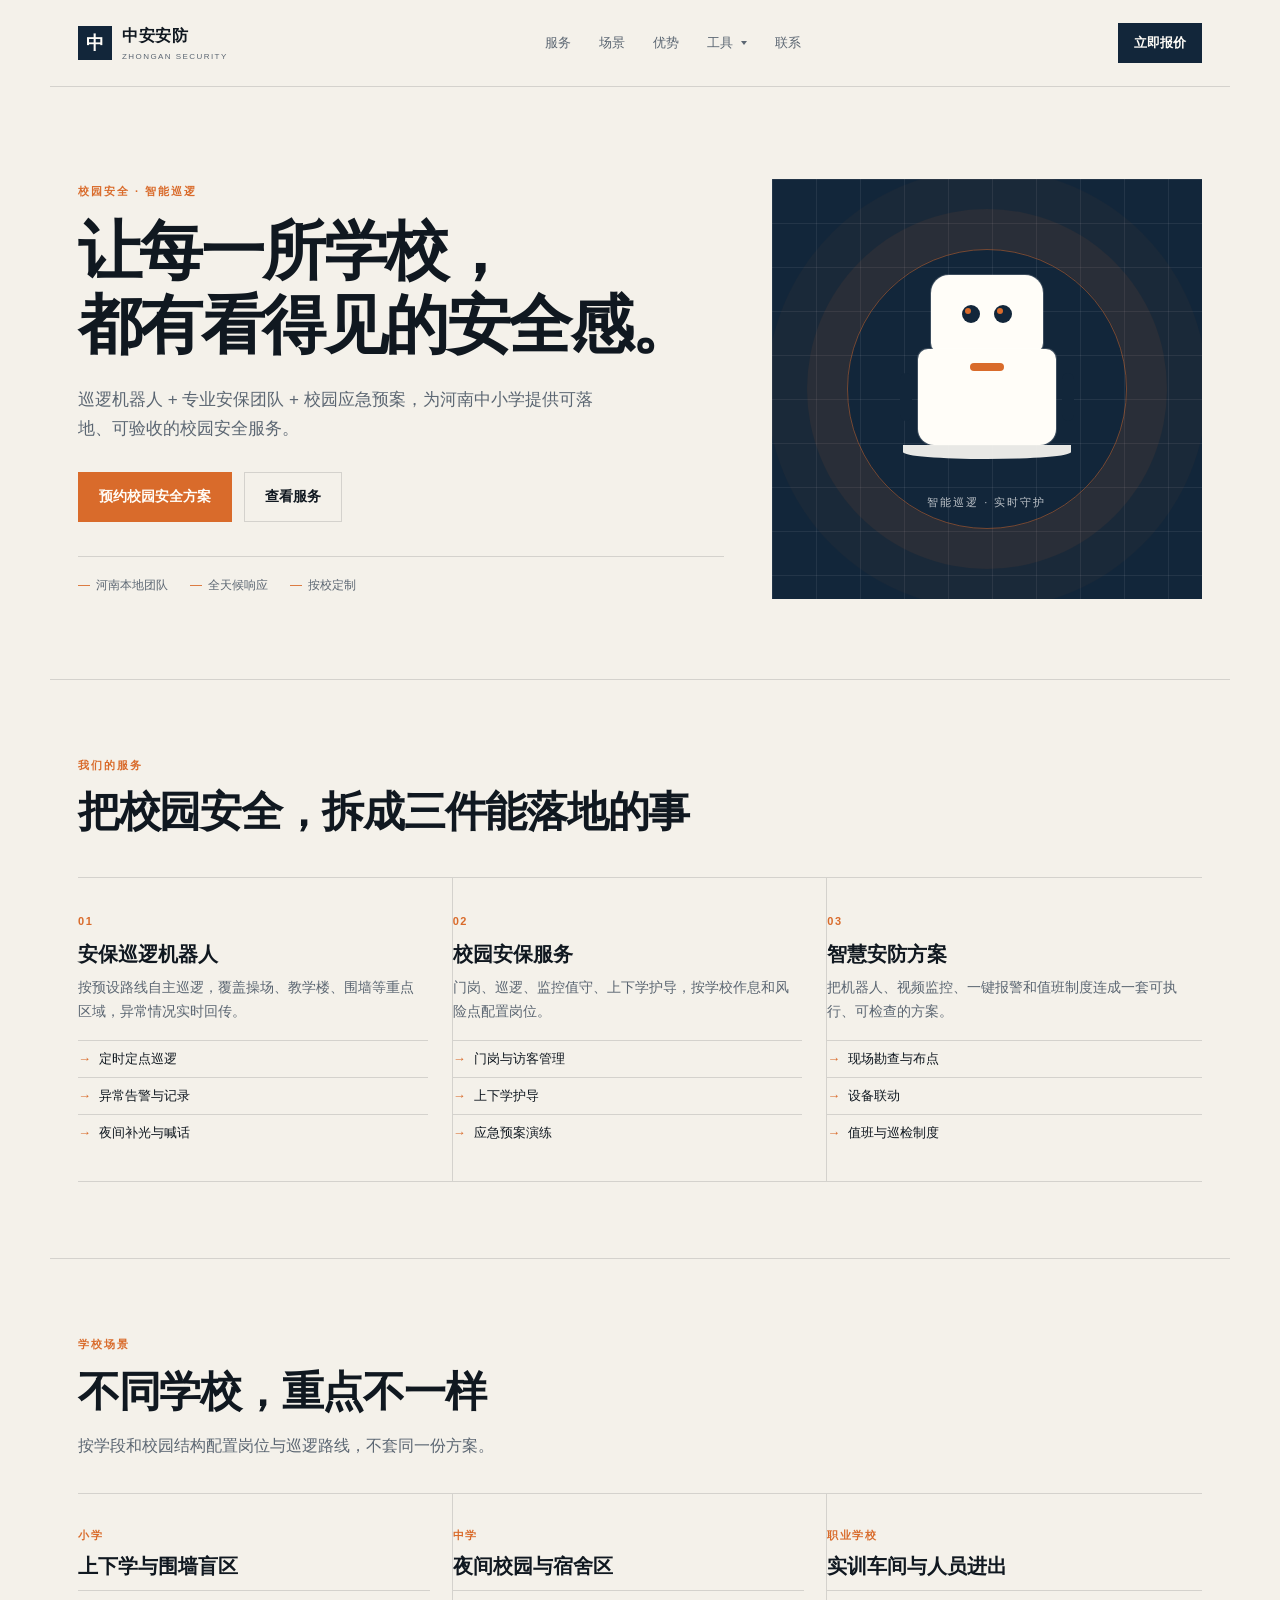
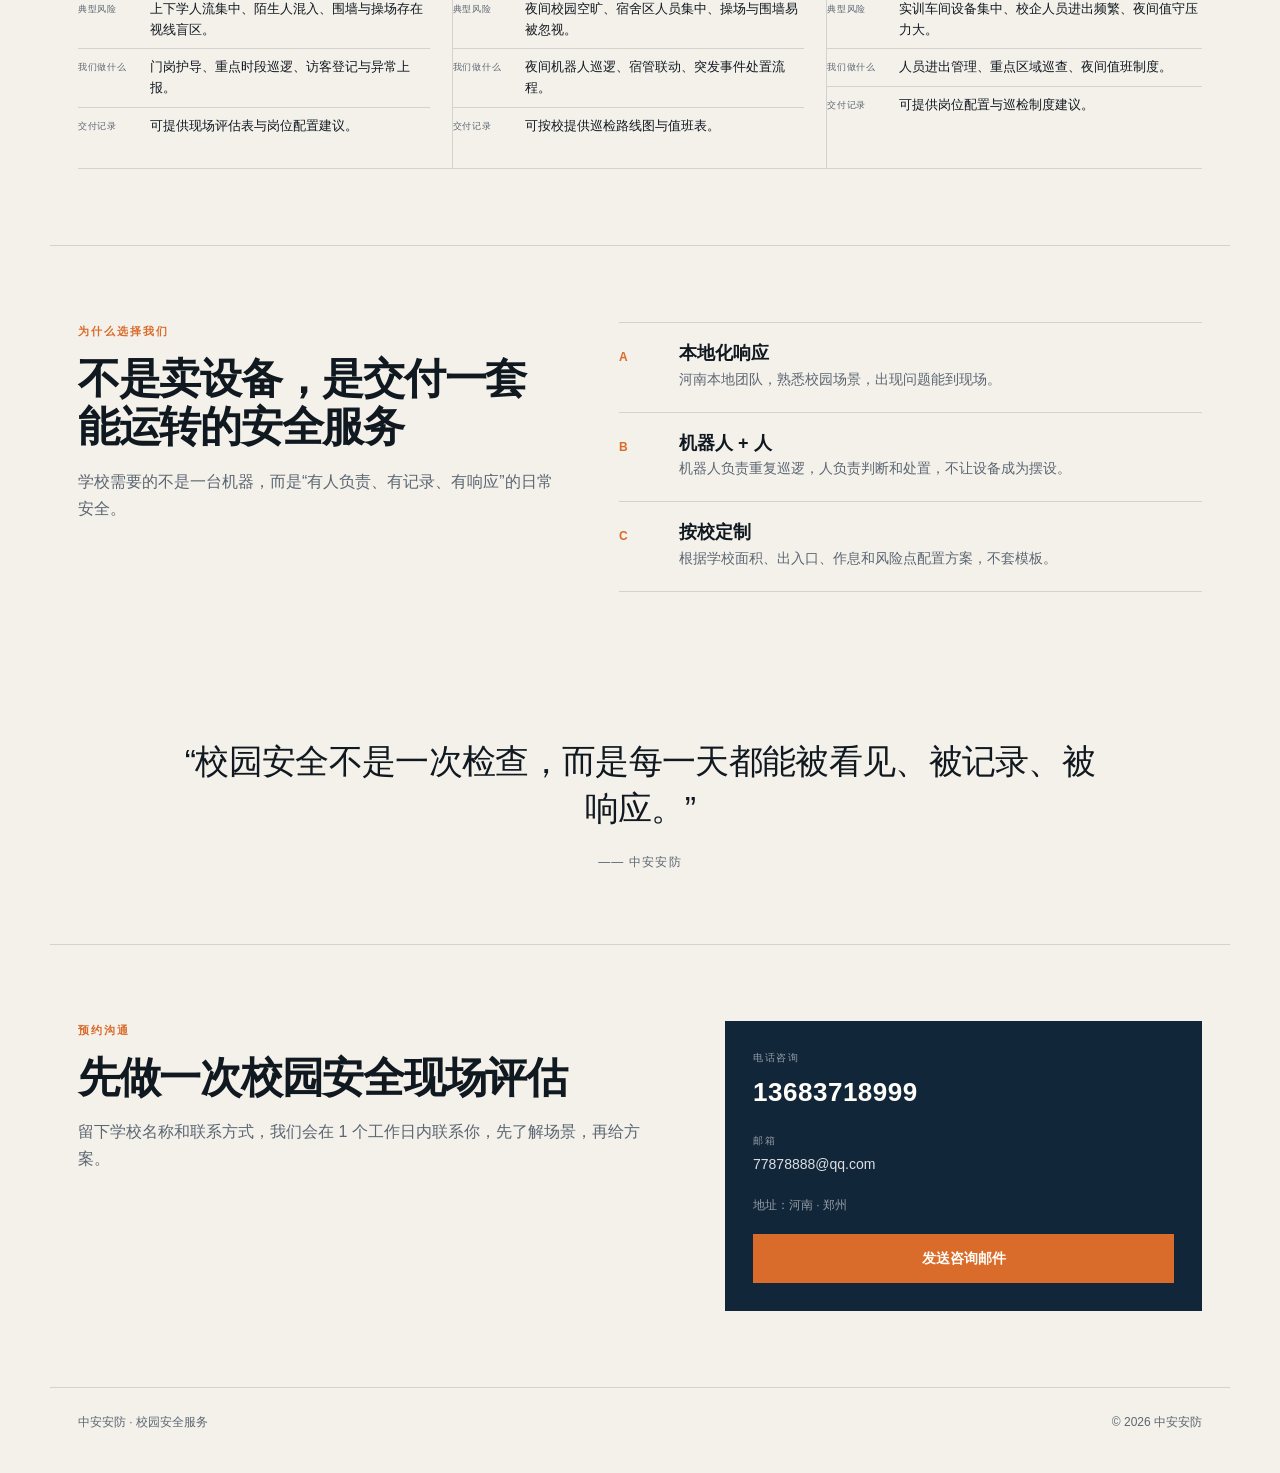
<file: index.html>
<!DOCTYPE html>
<html lang="zh-CN">
<head>
  <meta charset="UTF-8">
  <meta name="viewport" content="width=device-width, initial-scale=1.0">
  <title>中安安防 · 校园安全服务</title>
  <link rel="icon" href="favicon.svg" type="image/svg+xml">
  <link rel="stylesheet" href="styles.css">
</head>
<body>
  <header class="nav">
    <a class="brand" href="#">
      <span class="brand-mark">中</span>
      <span class="brand-text">中安安防<small>ZHONGAN SECURITY</small></span>
    </a>
    <nav class="nav-links">
      <a href="index.html#services">服务</a>
      <a href="index.html#scenarios">场景</a>
      <a href="index.html#advantages">优势</a>
      <div class="nav-tools">
        <button type="button" class="nav-tools-toggle" aria-expanded="false">工具</button>
        <div class="nav-tools-menu">
          <a href="quote.html">报价</a>
          <a href="proposal.html">方案</a>
          <a href="knowledge.html">知识</a>
          <a href="inspection.html">台账</a>
          <a href="admin.html">后台</a>
        </div>
      </div>
      <a href="index.html#contact">联系</a>
    </nav>
    <a class="nav-cta" href="quote.html">立即报价</a>
  </header>

  <main>
    <section class="hero">
      <div class="hero-copy">
        <p class="eyebrow">校园安全 · 智能巡逻</p>
        <h1>让每一所学校，<br>都有看得见的安全感。</h1>
        <p class="lede">巡逻机器人 + 专业安保团队 + 校园应急预案，为河南中小学提供可落地、可验收的校园安全服务。</p>
        <div class="actions">
          <a class="btn primary" href="#contact">预约校园安全方案</a>
          <a class="btn ghost" href="#services">查看服务</a>
        </div>
        <div class="proof">
          <span>河南本地团队</span>
          <span>全天候响应</span>
          <span>按校定制</span>
        </div>
      </div>
      <div class="hero-art" aria-hidden="true">
        <div class="grid-lines"></div>
        <div class="robot">
          <div class="robot-head"><span class="eye"></span><span class="eye"></span></div>
          <div class="robot-body"><span class="light"></span></div>
          <div class="robot-base"></div>
        </div>
        <div class="scan"></div>
        <p class="art-caption">智能巡逻 · 实时守护</p>
      </div>
    </section>

    <section class="section" id="services">
      <div class="section-head">
        <p class="eyebrow">我们的服务</p>
        <h2>把校园安全，拆成三件能落地的事</h2>
      </div>
      <div class="cards">
        <article class="card">
          <span class="card-no">01</span>
          <h3>安保巡逻机器人</h3>
          <p>按预设路线自主巡逻，覆盖操场、教学楼、围墙等重点区域，异常情况实时回传。</p>
          <ul>
            <li>定时定点巡逻</li>
            <li>异常告警与记录</li>
            <li>夜间补光与喊话</li>
          </ul>
        </article>
        <article class="card">
          <span class="card-no">02</span>
          <h3>校园安保服务</h3>
          <p>门岗、巡逻、监控值守、上下学护导，按学校作息和风险点配置岗位。</p>
          <ul>
            <li>门岗与访客管理</li>
            <li>上下学护导</li>
            <li>应急预案演练</li>
          </ul>
        </article>
        <article class="card">
          <span class="card-no">03</span>
          <h3>智慧安防方案</h3>
          <p>把机器人、视频监控、一键报警和值班制度连成一套可执行、可检查的方案。</p>
          <ul>
            <li>现场勘查与布点</li>
            <li>设备联动</li>
            <li>值班与巡检制度</li>
          </ul>
        </article>
      </div>
    </section>

    <section class="section scenarios" id="scenarios">
      <div class="section-head">
        <p class="eyebrow">学校场景</p>
        <h2>不同学校，重点不一样</h2>
        <p class="section-lede">按学段和校园结构配置岗位与巡逻路线，不套同一份方案。</p>
      </div>
      <div class="scenario-grid">
        <article class="scenario">
          <span class="scenario-tag">小学</span>
          <h3>上下学与围墙盲区</h3>
          <dl>
            <div><dt>典型风险</dt><dd>上下学人流集中、陌生人混入、围墙与操场存在视线盲区。</dd></div>
            <div><dt>我们做什么</dt><dd>门岗护导、重点时段巡逻、访客登记与异常上报。</dd></div>
            <div><dt>交付记录</dt><dd>可提供现场评估表与岗位配置建议。</dd></div>
          </dl>
        </article>
        <article class="scenario">
          <span class="scenario-tag">中学</span>
          <h3>夜间校园与宿舍区</h3>
          <dl>
            <div><dt>典型风险</dt><dd>夜间校园空旷、宿舍区人员集中、操场与围墙易被忽视。</dd></div>
            <div><dt>我们做什么</dt><dd>夜间机器人巡逻、宿管联动、突发事件处置流程。</dd></div>
            <div><dt>交付记录</dt><dd>可按校提供巡检路线图与值班表。</dd></div>
          </dl>
        </article>
        <article class="scenario">
          <span class="scenario-tag">职业学校</span>
          <h3>实训车间与人员进出</h3>
          <dl>
            <div><dt>典型风险</dt><dd>实训车间设备集中、校企人员进出频繁、夜间值守压力大。</dd></div>
            <div><dt>我们做什么</dt><dd>人员进出管理、重点区域巡查、夜间值班制度。</dd></div>
            <div><dt>交付记录</dt><dd>可提供岗位配置与巡检制度建议。</dd></div>
          </dl>
        </article>
      </div>
    </section>

    <section class="section split" id="advantages">
      <div class="section-head">
        <p class="eyebrow">为什么选择我们</p>
        <h2>不是卖设备，是交付一套能运转的安全服务</h2>
        <p class="section-lede">学校需要的不是一台机器，而是“有人负责、有记录、有响应”的日常安全。</p>
      </div>
      <div class="advantage-list">
        <div class="advantage">
          <span class="advantage-no">A</span>
          <div>
            <h3>本地化响应</h3>
            <p>河南本地团队，熟悉校园场景，出现问题能到现场。</p>
          </div>
        </div>
        <div class="advantage">
          <span class="advantage-no">B</span>
          <div>
            <h3>机器人 + 人</h3>
            <p>机器人负责重复巡逻，人负责判断和处置，不让设备成为摆设。</p>
          </div>
        </div>
        <div class="advantage">
          <span class="advantage-no">C</span>
          <div>
            <h3>按校定制</h3>
            <p>根据学校面积、出入口、作息和风险点配置方案，不套模板。</p>
          </div>
        </div>
      </div>
    </section>

    <section class="quote">
      <p>“校园安全不是一次检查，而是每一天都能被看见、被记录、被响应。”</p>
      <span>—— 中安安防</span>
    </section>

    <section class="section contact" id="contact">
      <div>
        <p class="eyebrow">预约沟通</p>
        <h2>先做一次校园安全现场评估</h2>
        <p class="section-lede">留下学校名称和联系方式，我们会在 1 个工作日内联系你，先了解场景，再给方案。</p>
      </div>
      <div class="contact-card">
        <p class="contact-label">电话咨询</p>
        <a class="contact-phone" href="tel:13683718999">13683718999</a>
        <p class="contact-label">邮箱</p>
        <a class="contact-mail" href="mailto:77878888@qq.com">77878888@qq.com</a>
        <p class="contact-note">地址：河南 · 郑州</p>
        <a class="btn primary full" href="mailto:77878888@qq.com?subject=校园安全方案咨询">发送咨询邮件</a>
      </div>
    </section>
  </main>

  <footer class="footer">
    <span>中安安防 · 校园安全服务</span>
    <span>© 2026 中安安防</span>
  </footer>
  <script src="site-nav.js"></script>
</body>
</html>
</file>
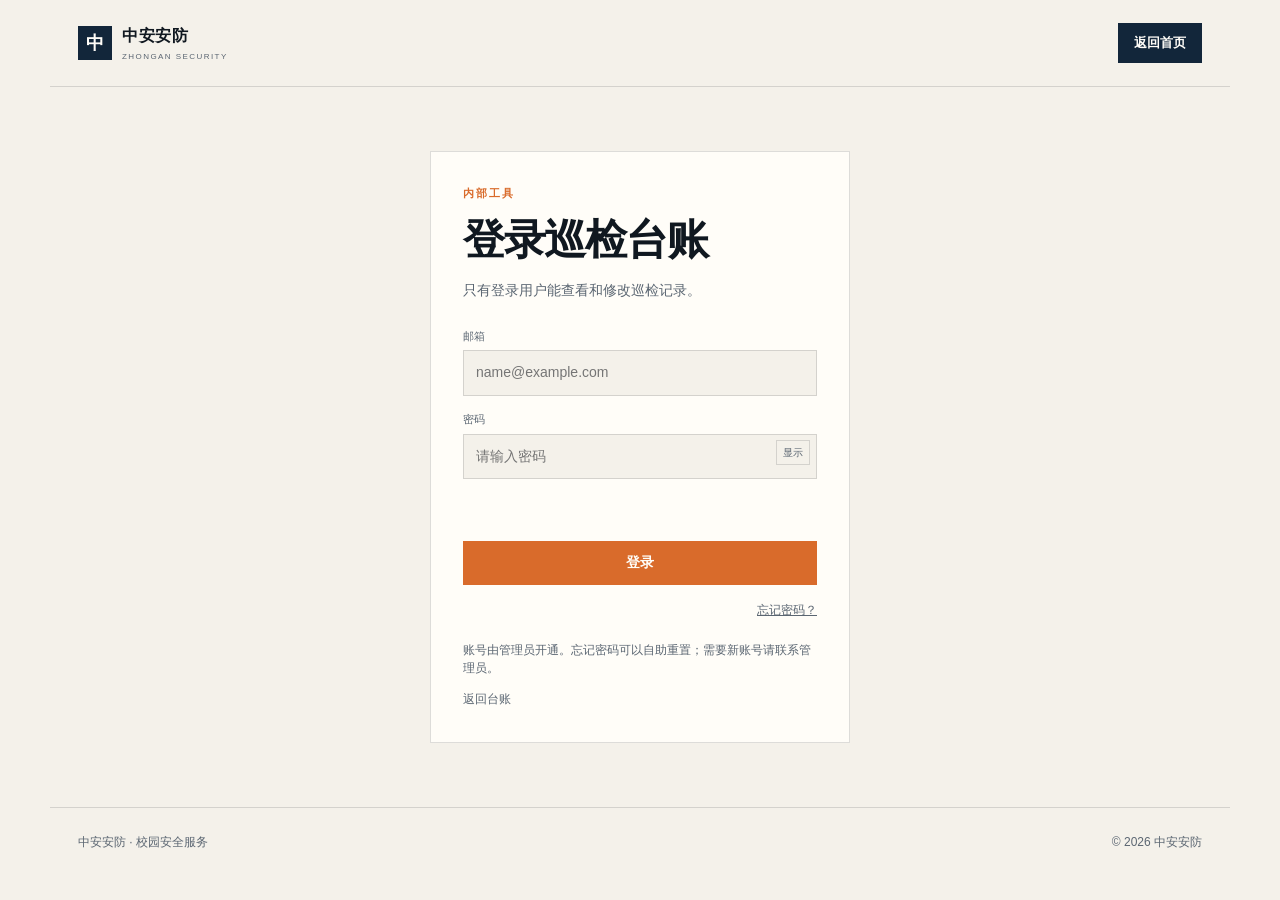
<file: admin.html>
<!DOCTYPE html>
<html lang="zh-CN">
<head>
  <meta charset="UTF-8">
  <meta name="viewport" content="width=device-width, initial-scale=1.0">
  <meta name="robots" content="noindex,nofollow">
  <title>项目管理后台 · 中安安防</title>
  <link rel="icon" href="favicon.svg" type="image/svg+xml">
  <link rel="stylesheet" href="styles.css">
  <link rel="stylesheet" href="admin.css">
</head>
<body>
  <header class="nav">
    <a class="brand" href="index.html">
      <span class="brand-mark">中</span>
      <span class="brand-text">中安安防<small>ZHONGAN SECURITY</small></span>
    </a>
    <nav class="nav-links">
      <a href="index.html#services">服务</a>
      <a href="index.html#scenarios">场景</a>
      <a href="index.html#advantages">优势</a>
      <div class="nav-tools">
        <button type="button" class="nav-tools-toggle" aria-expanded="false">工具</button>
        <div class="nav-tools-menu">
          <a href="quote.html">报价</a>
          <a href="proposal.html">方案</a>
          <a href="knowledge.html">知识</a>
          <a href="inspection.html">台账</a>
          <a href="admin.html" aria-current="page">后台</a>
        </div>
      </div>
      <a href="index.html#contact">联系</a>
    </nav>
    <a class="nav-cta" href="quote.html">立即报价</a>
  </header>

  <main class="admin-main">
    <section class="admin-head">
      <div>
        <p class="eyebrow">管理后台</p>
        <h1>项目管理</h1>
        <p class="lede">学校、巡检、高风险问题和团队成员，放在一个页面里看。</p>
      </div>
      <div class="head-actions">
        <span id="user-email" class="user-email"></span>
        <a class="btn ghost small" href="runbook.html">运行手册</a>
        <button id="full-backup" class="btn ghost small" type="button">全量备份</button>
        <button id="refresh" class="btn ghost small" type="button">刷新</button>
        <button id="logout" class="btn ghost small" type="button">退出登录</button>
      </div>
    </section>

    <section id="loading" class="admin-loading">正在读取后台数据…</section>

    <section id="denied" class="admin-denied" hidden>
      <p class="eyebrow">无权限</p>
      <h2>当前账号没有后台权限</h2>
      <p id="denied-text">后台只对管理员开放。需要开通请联系管理员。</p>
      <a class="btn primary" href="inspection.html">返回巡检台账</a>
    </section>

    <div id="dashboard" hidden>
      <section class="stats" aria-label="后台统计">
        <div class="stat"><strong id="stat-schools">0</strong><span>学校 / 项目</span></div>
        <div class="stat"><strong id="stat-records">0</strong><span>巡检记录</span></div>
        <div class="stat"><strong id="stat-open">0</strong><span>待处理问题</span></div>
        <div class="stat"><strong id="stat-high">0</strong><span>高风险未闭环</span></div>
        <div class="stat"><strong id="stat-docs">0</strong><span>知识库文档</span></div>
      </section>

      <section class="admin-grid">
        <section class="panel schools-panel">
          <div class="panel-head">
            <div>
              <h2>学校 / 项目</h2>
              <p id="schools-sub" class="panel-sub">共 0 个</p>
            </div>
            <input id="school-search" type="search" class="school-search" placeholder="搜索学校、联系人" aria-label="搜索学校">
          </div>

          <details class="add-school">
            <summary>+ 新增学校 / 项目</summary>
            <form id="school-form" class="school-form" novalidate>
              <div class="field-row">
                <div class="field">
                  <label for="school-name">学校名称</label>
                  <input id="school-name" type="text" placeholder="例如：郑州实验小学" maxlength="40" required>
                </div>
                <div class="field">
                  <label for="school-type">类型</label>
                  <select id="school-type">
                    <option value="小学">小学</option>
                    <option value="中学">中学</option>
                    <option value="职业学校">职业学校</option>
                    <option value="其他">其他</option>
                  </select>
                </div>
              </div>
              <div class="field-row">
                <div class="field">
                  <label for="school-contact">联系人</label>
                  <input id="school-contact" type="text" placeholder="姓名" maxlength="20">
                </div>
                <div class="field">
                  <label for="school-phone">联系电话</label>
                  <input id="school-phone" type="text" placeholder="手机号" maxlength="20">
                </div>
              </div>
              <div class="field-row">
                <div class="field">
                  <label for="school-address">地址</label>
                  <input id="school-address" type="text" placeholder="河南 · 郑州" maxlength="60">
                </div>
                <div class="field">
                  <label for="school-status">状态</label>
                  <select id="school-status">
                    <option value="试点">试点</option>
                    <option value="服务中" selected>服务中</option>
                    <option value="已结束">已结束</option>
                  </select>
                </div>
              </div>
              <p id="school-error" class="form-error" role="alert"></p>
              <div class="school-form-actions">
                <button type="submit" id="school-save" class="btn primary small">保存学校</button>
                <button type="button" id="school-cancel" class="btn ghost small" hidden>取消编辑</button>
              </div>
            </form>
          </details>

          <div class="table-wrap">
            <table class="admin-table">
              <thead>
                <tr>
                  <th>学校 / 项目</th>
                  <th>类型</th>
                  <th>状态</th>
                  <th>巡检</th>
                  <th>最近巡检</th>
                  <th></th>
                </tr>
              </thead>
              <tbody id="schools-body"></tbody>
            </table>
          </div>
          <div id="schools-empty" class="empty-small" hidden>还没有学校，先新增一个。</div>
        </section>

        <section class="panel">
          <div class="panel-head">
            <div>
              <h2>高风险未闭环</h2>
              <p class="panel-sub">按巡检日期倒序，最多显示 8 条</p>
            </div>
          </div>
          <div id="high-list" class="high-list"></div>
          <div id="high-empty" class="empty-small" hidden>没有高风险未闭环问题。</div>
        </section>
      </section>

      <section class="panel members-panel">
        <div class="panel-head">
          <div>
            <h2>团队成员</h2>
            <p class="panel-sub">管理员可以调整角色；巡检员只能看台账。</p>
          </div>
        </div>
        <div class="table-wrap">
          <table class="admin-table">
            <thead>
              <tr><th>邮箱</th><th>角色</th><th>加入时间</th></tr>
            </thead>
            <tbody id="members-body"></tbody>
          </table>
        </div>
      </section>

      <section class="panel audit-panel">
        <div class="panel-head">
          <div>
            <h2>最近操作</h2>
            <p class="panel-sub">数据库自动记录：谁在什么时候新增、修改或删除了什么。</p>
          </div>
        </div>
        <div class="table-wrap">
          <table class="admin-table">
            <thead>
              <tr><th>时间</th><th>动作</th><th>对象</th><th>操作人</th></tr>
            </thead>
            <tbody id="audit-body"></tbody>
          </table>
        </div>
        <div id="audit-empty" class="empty-small" hidden>还没有操作记录。</div>
      </section>
    </div>
  </main>

  <footer class="footer">
    <span>中安安防 · 校园安全服务</span>
    <span>© 2026 中安安防</span>
  </footer>

  <script src="vendor/supabase.js"></script>
  <script src="supabase-config.js"></script>
  <script src="ui-utils.js"></script>
  <script src="admin.js"></script>
  <script src="site-nav.js"></script>
</body>
</html>
</file>
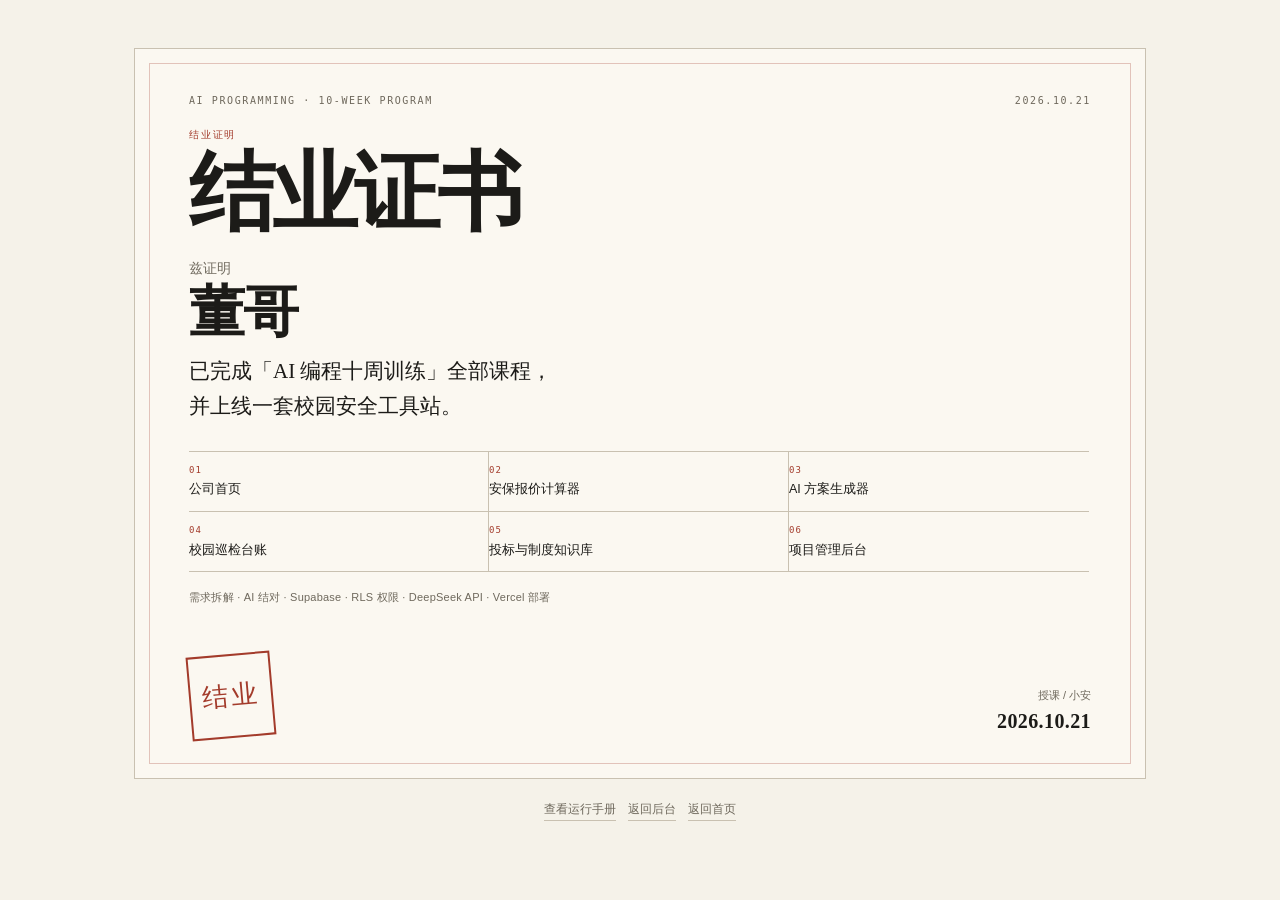
<file: graduation.html>
<!DOCTYPE html>
<html lang="zh-CN">
<head>
  <meta charset="UTF-8">
  <meta name="viewport" content="width=device-width, initial-scale=1.0">
  <link rel="icon" href="favicon.svg" type="image/svg+xml">
  <meta name="robots" content="noindex,nofollow">
  <title>结业证书 · AI 编程十周训练</title>
  <style>
    :root {
      --paper: #f5f2e9;
      --ink: #1c1b18;
      --muted: #6f695d;
      --line: #c9c1b1;
      --accent: #a33b2b;
      --navy: #172b3d;
      --serif: "Songti SC", "STSong", "Noto Serif CJK SC", serif;
      --sans: "PingFang SC", "Hiragino Sans GB", "Microsoft YaHei", sans-serif;
      --mono: "SF Mono", "Menlo", "Consolas", monospace;
    }
    * { box-sizing: border-box; }
    body { margin: 0; background: var(--paper); color: var(--ink); font-family: var(--sans); -webkit-font-smoothing: antialiased; }
    .cert-page { max-width: 1060px; margin: 0 auto; padding: 48px 24px 56px; }
    .cert {
      position: relative;
      background: #fbf8f1;
      border: 1px solid var(--line);
      padding: 46px 54px 40px;
      min-height: 650px;
      display: flex;
      flex-direction: column;
      justify-content: space-between;
    }
    .cert::before {
      content: "";
      position: absolute;
      inset: 14px;
      border: 1px solid rgba(163, 59, 43, .28);
      pointer-events: none;
    }
    .cert-top { display: flex; justify-content: space-between; gap: 20px; font-family: var(--mono); font-size: 10px; letter-spacing: .16em; text-transform: uppercase; color: var(--muted); }
    .cert-main { position: relative; z-index: 1; padding: 22px 0 10px; }
    .eyebrow { margin: 0 0 8px; font-family: var(--mono); font-size: 10px; letter-spacing: .18em; text-transform: uppercase; color: var(--accent); }
    h1 { font-family: var(--serif); font-size: clamp(52px, 8vw, 86px); line-height: 1; letter-spacing: -.04em; font-weight: 600; margin: 0 0 24px; }
    .cert-lead { color: var(--muted); font-size: 14px; margin: 0 0 4px; }
    h2 { font-family: var(--serif); font-size: clamp(38px, 5vw, 56px); line-height: 1.1; letter-spacing: -.03em; font-weight: 600; margin: 0 0 10px; }
    .cert-text { font-family: var(--serif); font-size: clamp(17px, 2vw, 21px); line-height: 1.7; margin: 0 0 26px; max-width: 780px; }
    .cert-grid { display: grid; grid-template-columns: repeat(3, 1fr); gap: 0; border-top: 1px solid var(--line); border-bottom: 1px solid var(--line); max-width: 900px; }
    .cert-item { padding: 12px 14px 12px 0; border-right: 1px solid var(--line); font-size: 12.5px; line-height: 1.5; }
    .cert-item:nth-child(3n) { border-right: 0; }
    .cert-item:nth-child(-n+3) { border-bottom: 1px solid var(--line); }
    .cert-item span { display: block; font-family: var(--mono); font-size: 9px; letter-spacing: .12em; color: var(--accent); margin-bottom: 3px; }
    .cert-skills { font-size: 11px; color: var(--muted); letter-spacing: .02em; margin-top: 18px; }
    .cert-foot { display: flex; justify-content: space-between; align-items: flex-end; gap: 24px; margin-top: 28px; position: relative; z-index: 1; }
    .seal { width: 84px; height: 84px; border: 2px solid var(--accent); color: var(--accent); display: grid; place-items: center; font-family: var(--serif); font-size: 26px; letter-spacing: .12em; transform: rotate(-5deg); line-height: 1.1; text-align: center; }
    .sign { text-align: right; font-size: 11px; color: var(--muted); line-height: 1.7; }
    .sign strong { display: block; color: var(--ink); font-family: var(--serif); font-size: 20px; font-weight: 600; letter-spacing: .02em; }
    .cert-actions { display: flex; gap: 12px; justify-content: center; margin-top: 22px; }
    .cert-actions a { color: var(--muted); font-size: 12px; text-decoration: none; border-bottom: 1px solid var(--line); padding-bottom: 2px; }
    .cert-actions a:hover { color: var(--accent); border-color: var(--accent); }
    @media (max-width: 760px) {
      .cert-page { padding: 18px 12px 36px; }
      .cert { padding: 28px 22px 26px; min-height: auto; }
      .cert-top { font-size: 8px; letter-spacing: .1em; }
      h1 { font-size: 46px; }
      h2 { font-size: 38px; }
      .cert-grid { grid-template-columns: 1fr 1fr; }
      .cert-item:nth-child(3n) { border-right: 1px solid var(--line); }
      .cert-item:nth-child(2n) { border-right: 0; }
      .cert-item:nth-child(-n+4) { border-bottom: 1px solid var(--line); }
      .cert-foot { align-items: center; }
      .seal { width: 68px; height: 68px; font-size: 20px; }
    }
    @media print {
      @page { size: A4 landscape; margin: 9mm; }
      body { background: #fff; }
      .cert-page { padding: 0; max-width: none; }
      .cert { min-height: 0; height: 190mm; padding: 28mm 32mm 22mm; page-break-inside: avoid; }
      .cert-actions { display: none; }
      h1 { font-size: 64pt; }
      h2 { font-size: 40pt; }
      .cert-text { font-size: 16pt; }
      .cert-item { font-size: 11pt; }
      .cert-skills { font-size: 9pt; }
    }
  </style>
</head>
<body>
  <main class="cert-page">
    <section class="cert">
      <div class="cert-top">
        <span>AI Programming · 10-Week Program</span>
        <span>2026.10.21</span>
      </div>

      <div class="cert-main">
        <p class="eyebrow">结业证明</p>
        <h1>结业证书</h1>
        <p class="cert-lead">兹证明</p>
        <h2>董哥</h2>
        <p class="cert-text">已完成「AI 编程十周训练」全部课程，<br>并上线一套校园安全工具站。</p>

        <div class="cert-grid">
          <div class="cert-item"><span>01</span>公司首页</div>
          <div class="cert-item"><span>02</span>安保报价计算器</div>
          <div class="cert-item"><span>03</span>AI 方案生成器</div>
          <div class="cert-item"><span>04</span>校园巡检台账</div>
          <div class="cert-item"><span>05</span>投标与制度知识库</div>
          <div class="cert-item"><span>06</span>项目管理后台</div>
        </div>

        <p class="cert-skills">需求拆解 · AI 结对 · Supabase · RLS 权限 · DeepSeek API · Vercel 部署</p>
      </div>

      <div class="cert-foot">
        <div class="seal">结业</div>
        <div class="sign">
          <span>授课 / 小安</span>
          <strong>2026.10.21</strong>
        </div>
      </div>
    </section>

    <div class="cert-actions">
      <a href="runbook.html">查看运行手册</a>
      <a href="admin.html">返回后台</a>
      <a href="index.html">返回首页</a>
    </div>
  </main>
</body>
</html>
</file>
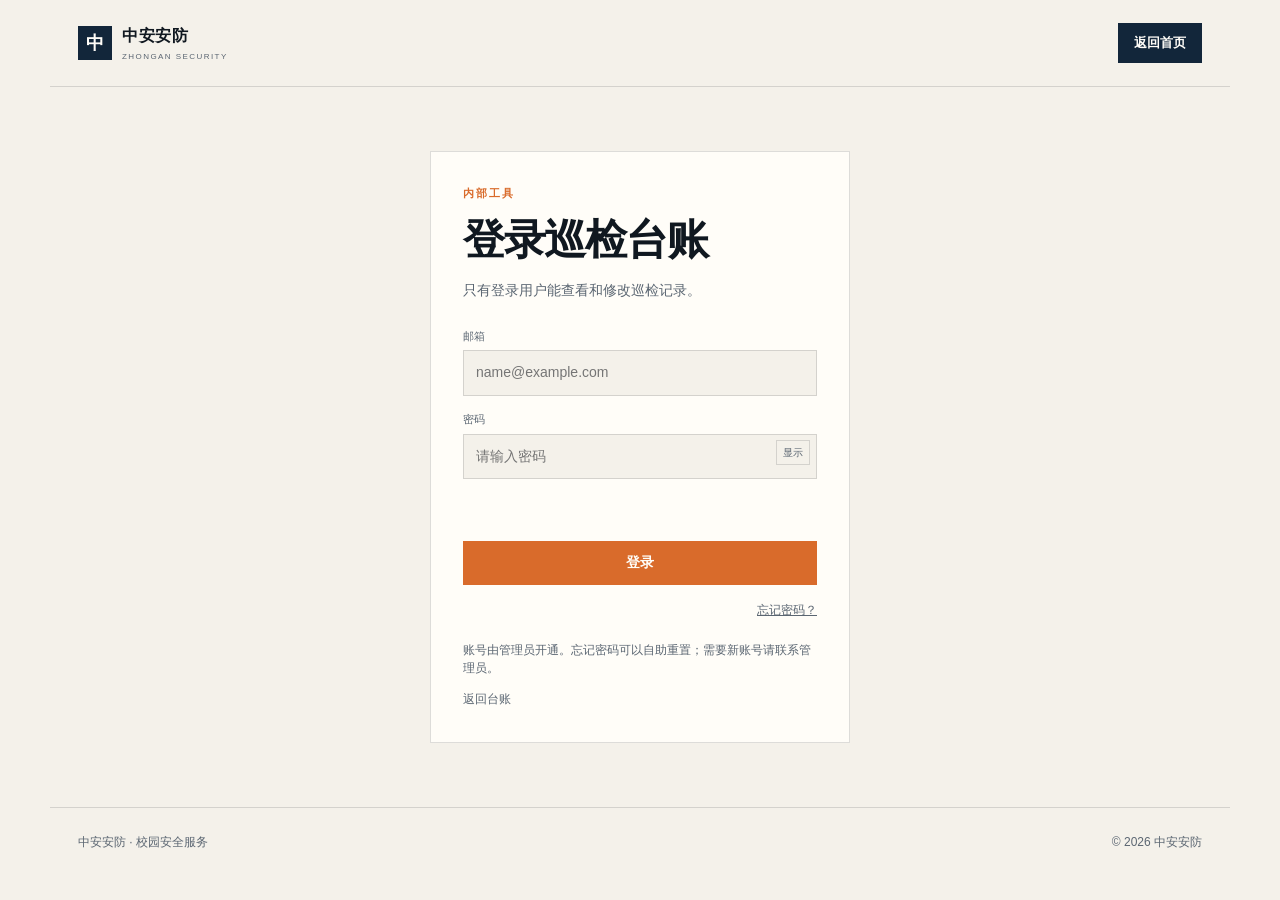
<file: inspection.html>
<!DOCTYPE html>
<html lang="zh-CN">
<head>
  <meta charset="UTF-8">
  <meta name="viewport" content="width=device-width, initial-scale=1.0">
  <meta name="robots" content="noindex,nofollow">
  <title>校园巡检台账 · 中安安防</title>
  <link rel="icon" href="favicon.svg" type="image/svg+xml">
  <link rel="stylesheet" href="styles.css">
  <link rel="stylesheet" href="inspection.css">
</head>
<body>
  <header class="nav">
    <a class="brand" href="index.html">
      <span class="brand-mark">中</span>
      <span class="brand-text">中安安防<small>ZHONGAN SECURITY</small></span>
    </a>
    <nav class="nav-links">
      <a href="index.html#services">服务</a>
      <a href="index.html#scenarios">场景</a>
      <a href="index.html#advantages">优势</a>
      <div class="nav-tools">
        <button type="button" class="nav-tools-toggle" aria-expanded="false">工具</button>
        <div class="nav-tools-menu">
          <a href="quote.html">报价</a>
          <a href="proposal.html">方案</a>
          <a href="knowledge.html">知识</a>
          <a href="inspection.html" aria-current="page">台账</a>
          <a href="admin.html">后台</a>
        </div>
      </div>
      <a href="index.html#contact">联系</a>
    </nav>
    <a class="nav-cta" href="quote.html">立即报价</a>
  </header>

  <main class="ledger-main">
    <section class="ledger-head">
      <div>
        <p class="eyebrow">巡检管理</p>
        <h1>校园巡检台账</h1>
        <p class="lede">把每天的巡检记录留下来：问题有记录、有跟进、月底能导出。先给一个学校或一个项目用，跑顺了再推广。</p>
      </div>
      <div class="ledger-actions">
        <span id="user-email" class="user-email"></span>
        <button id="export" class="btn ghost small" type="button">导出 CSV</button>
        <button id="backup" class="btn ghost small" type="button">备份 JSON</button>
        <label class="btn ghost small file-btn">导入备份
          <input id="restore-file" type="file" accept=".json,application/json" hidden>
        </label>
        <button id="migrate" class="btn ghost small" type="button" hidden>导入本地旧数据</button>
        <button id="logout" class="btn ghost small" type="button">退出登录</button>
      </div>
    </section>

    <div id="ledger-loading" class="ledger-loading">正在读取台账…</div>

    <section class="stats" aria-label="台账统计">
      <div class="stat"><strong id="stat-total">0</strong><span>总记录</span></div>
      <div class="stat"><strong id="stat-open">0</strong><span>待处理</span></div>
      <div class="stat"><strong id="stat-high">0</strong><span>高风险未闭环</span></div>
      <div class="stat"><strong id="stat-month">0</strong><span>本月记录</span></div>
    </section>

    <section class="ledger-grid">
      <form id="record-form" class="form-card" novalidate>
        <h2 id="form-title">新增巡检记录</h2>
        <div class="field">
          <label for="school">学校 / 项目名称</label>
          <input id="school" type="text" placeholder="例如：郑州实验小学" maxlength="40" list="school-options" required>
          <datalist id="school-options"></datalist>
        </div>
        <div class="form-row">
          <div class="field">
            <label for="date">巡检日期</label>
            <input id="date" type="date" required>
          </div>
          <div class="field">
            <label for="inspector">巡检人</label>
            <input id="inspector" type="text" placeholder="姓名" maxlength="20" required>
          </div>
        </div>
        <div class="form-row">
          <div class="field">
            <label for="category">问题类型</label>
            <select id="category">
              <option value="门岗">门岗</option>
              <option value="围墙">围墙</option>
              <option value="监控">监控</option>
              <option value="消防">消防</option>
              <option value="照明">照明</option>
              <option value="其他">其他</option>
            </select>
          </div>
          <div class="field">
            <label for="severity">严重程度</label>
            <select id="severity">
              <option value="低">低</option>
              <option value="中" selected>中</option>
              <option value="高">高</option>
            </select>
          </div>
        </div>
        <div class="field">
          <label for="status">处理状态</label>
          <select id="status">
            <option value="待处理" selected>待处理</option>
            <option value="处理中">处理中</option>
            <option value="已闭环">已闭环</option>
          </select>
        </div>
        <div class="field">
          <label for="description">问题描述</label>
          <textarea id="description" rows="3" placeholder="例如：东侧围墙监控盲区，夜间无法看清" maxlength="200" required></textarea>
        </div>
        <p id="form-error" class="form-error" role="alert"></p>
        <div class="form-actions">
          <button type="submit" id="save-record" class="btn primary">保存记录</button>
          <button type="button" id="cancel-edit" class="btn ghost" hidden>取消编辑</button>
          <button type="button" id="sample" class="btn ghost">加载示例</button>
        </div>
      </form>

      <section class="records-panel" aria-label="巡检记录列表">
        <div class="records-head">
          <div>
            <h2>巡检记录</h2>
            <p class="records-sub" id="records-sub">共 0 条</p>
          </div>
        </div>
        <div class="filters">
          <input id="search" type="search" placeholder="搜索学校、巡检人、问题" aria-label="搜索">
          <select id="filter-severity" aria-label="按严重程度筛选">
            <option value="">全部严重程度</option>
            <option value="高">高</option>
            <option value="中">中</option>
            <option value="低">低</option>
          </select>
          <select id="filter-status" aria-label="按状态筛选">
            <option value="">全部状态</option>
            <option value="待处理">待处理</option>
            <option value="处理中">处理中</option>
            <option value="已闭环">已闭环</option>
          </select>
          <button id="clear-filters" class="btn ghost small" type="button">重置</button>
        </div>
        <div class="table-wrap">
          <table class="records-table">
            <thead>
              <tr>
                <th>日期</th>
                <th>学校 / 项目</th>
                <th>巡检人</th>
                <th>问题</th>
                <th>严重程度</th>
                <th>状态</th>
                <th></th>
              </tr>
            </thead>
            <tbody id="records-body"></tbody>
          </table>
        </div>
        <div id="empty" class="empty" hidden>
          <p>还没有巡检记录。</p>
          <p class="empty-sub">先在上面添加第一条，或点“加载示例”看看效果。</p>
        </div>
      </section>
    </section>

    <section class="ledger-notes">
      <h2>怎么用</h2>
      <ol>
        <li>每次巡检完，当场用手机或电脑填一条，别等回办公室补。</li>
        <li>“高风险”要当天处理；处理后把状态改成“已闭环”。</li>
        <li>月底点“导出 CSV”，用 Excel 打开，做月度汇总。</li>
        <li>这一版数据只存在当前浏览器里；换电脑或清缓存会丢。可以用上面的「备份 JSON / 导入备份」手动迁移，第 6 周会换成数据库。</li>
      </ol>
    </section>
  </main>

  <footer class="footer">
    <span>中安安防 · 校园安全服务</span>
    <span>© 2026 中安安防</span>
  </footer>

  <script src="vendor/supabase.js"></script>
  <script src="supabase-config.js"></script>
  <script src="ui-utils.js"></script>
  <script src="inspection.js"></script>
  <script src="site-nav.js"></script>
</body>
</html>
</file>
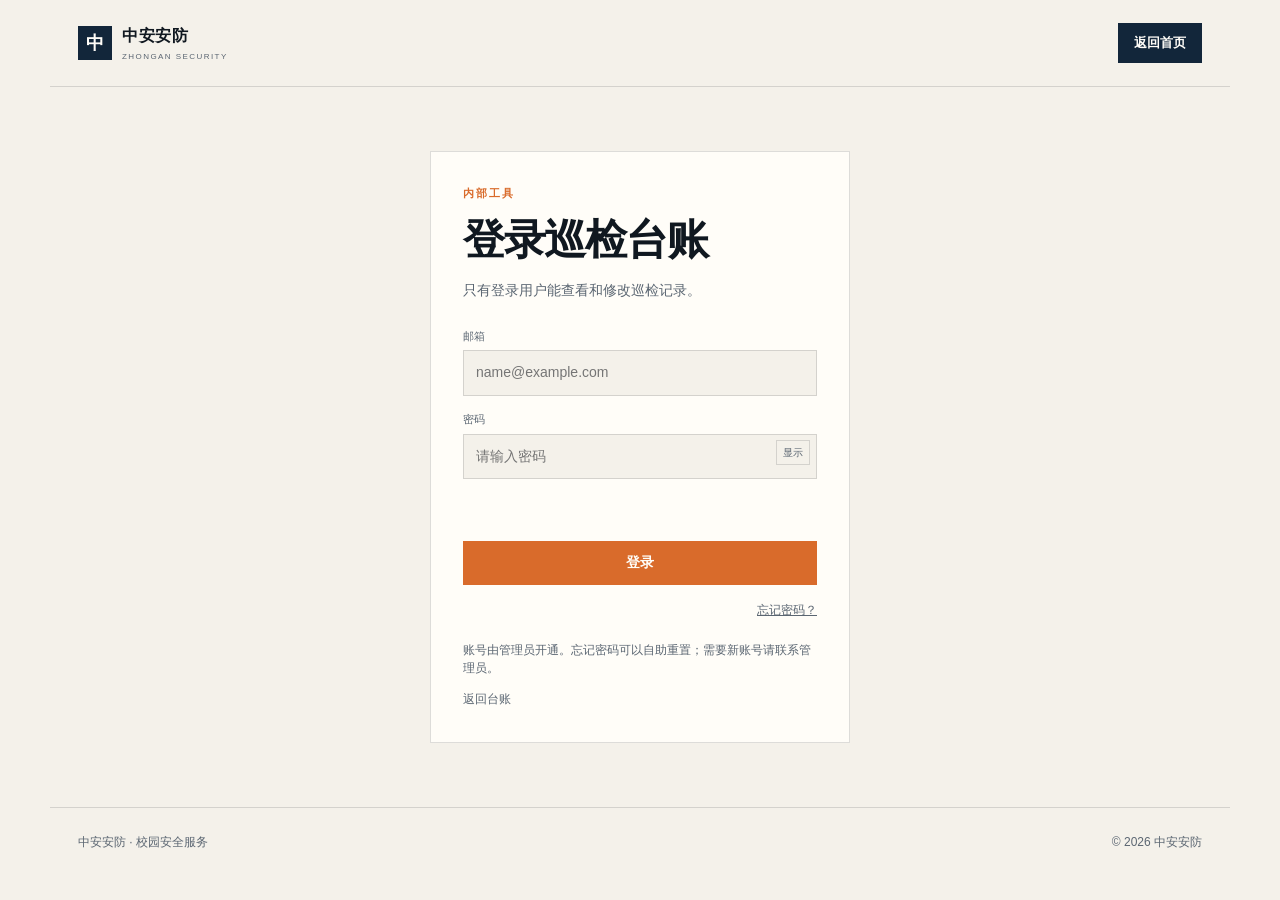
<file: knowledge.html>
<!DOCTYPE html>
<html lang="zh-CN">
<head>
  <meta charset="UTF-8">
  <meta name="viewport" content="width=device-width, initial-scale=1.0">
  <meta name="robots" content="noindex,nofollow">
  <title>投标与制度知识问答 · 中安安防</title>
  <link rel="icon" href="favicon.svg" type="image/svg+xml">
  <link rel="stylesheet" href="styles.css">
  <link rel="stylesheet" href="knowledge.css">
</head>
<body>
  <header class="nav">
    <a class="brand" href="index.html">
      <span class="brand-mark">中</span>
      <span class="brand-text">中安安防<small>ZHONGAN SECURITY</small></span>
    </a>
    <nav class="nav-links">
      <a href="index.html#services">服务</a>
      <a href="index.html#scenarios">场景</a>
      <a href="index.html#advantages">优势</a>
      <div class="nav-tools">
        <button type="button" class="nav-tools-toggle" aria-expanded="false">工具</button>
        <div class="nav-tools-menu">
          <a href="quote.html">报价</a>
          <a href="proposal.html">方案</a>
          <a href="knowledge.html" aria-current="page">知识</a>
          <a href="inspection.html">台账</a>
          <a href="admin.html">后台</a>
        </div>
      </div>
      <a href="index.html#contact">联系</a>
    </nav>
    <a class="nav-cta" href="quote.html">立即报价</a>
  </header>

  <main class="knowledge-main">
    <section class="knowledge-head">
      <div>
        <p class="eyebrow">内部知识库</p>
        <h1>投标与制度问答</h1>
        <p class="lede">把公司简介、资质、制度、案例放进来。提问时先从资料里找依据，再让 AI 回答并标来源。</p>
      </div>
      <div class="head-actions">
        <span id="user-email" class="user-email"></span>
        <button id="logout" class="btn ghost small" type="button">退出登录</button>
      </div>
    </section>

    <section class="knowledge-grid">
      <aside class="docs-panel">
        <div class="panel-head">
          <h2>知识库文档</h2>
          <div class="panel-actions">
            <span id="doc-count" class="doc-count">0 篇</span>
            <button id="export-docs" class="btn ghost small" type="button">导出全部</button>
          </div>
        </div>

        <form id="doc-form" class="doc-form" novalidate>
          <div class="field">
            <label for="doc-title">文档标题</label>
            <input id="doc-title" type="text" placeholder="例如：公司资质清单" maxlength="60" required>
          </div>
          <div class="field">
            <label for="doc-content">文档内容</label>
            <textarea id="doc-content" rows="7" placeholder="把制度、资质、案例或投标素材粘贴到这里。段落之间空一行，检索效果更好。" required></textarea>
          </div>
          <div class="doc-form-actions">
            <label class="btn ghost small file-btn">上传 .txt / .md
              <input id="doc-file" type="file" accept=".txt,.md,text/plain,text/markdown" hidden>
            </label>
            <button id="doc-save" type="submit" class="btn primary small">保存文档</button>
          </div>
          <p id="doc-error" class="form-error" role="alert"></p>
        </form>

        <div class="doc-list-head">
          <span>已收录</span>
          <button id="refresh-docs" class="text-btn" type="button">刷新</button>
        </div>
        <div id="doc-list" class="doc-list">
          <p class="empty-small">正在读取知识库…</p>
        </div>
      </aside>

      <section class="chat-panel">
        <div class="chat-head">
          <div>
            <p class="eyebrow">问答</p>
            <h2>问公司资料</h2>
          </div>
          <span class="chat-hint">只根据知识库回答</span>
        </div>

        <div id="messages" class="messages">
          <div class="message assistant">
            <p>先把制度、资质或案例加到左边，然后在这里提问。例如：</p>
            <ul>
              <li>公司有哪些校园安保相关资质？</li>
              <li>投标文件里通常要放哪些案例材料？</li>
              <li>巡检发现问题后的上报流程是什么？</li>
            </ul>
          </div>
        </div>

        <form id="ask-form" class="ask-form" novalidate>
          <input id="question" type="text" placeholder="输入问题，例如：公司有哪些资质？" maxlength="300" autocomplete="off">
          <button id="ask-btn" type="submit" class="btn primary">提问</button>
        </form>
        <p id="ask-error" class="form-error" role="alert"></p>
      </section>
    </section>
  </main>

  <footer class="footer">
    <span>中安安防 · 校园安全服务</span>
    <span>© 2026 中安安防</span>
  </footer>

  <script src="vendor/supabase.js"></script>
  <script src="supabase-config.js"></script>
  <script src="ui-utils.js"></script>
  <script src="knowledge.js"></script>
  <script src="site-nav.js"></script>
</body>
</html>
</file>
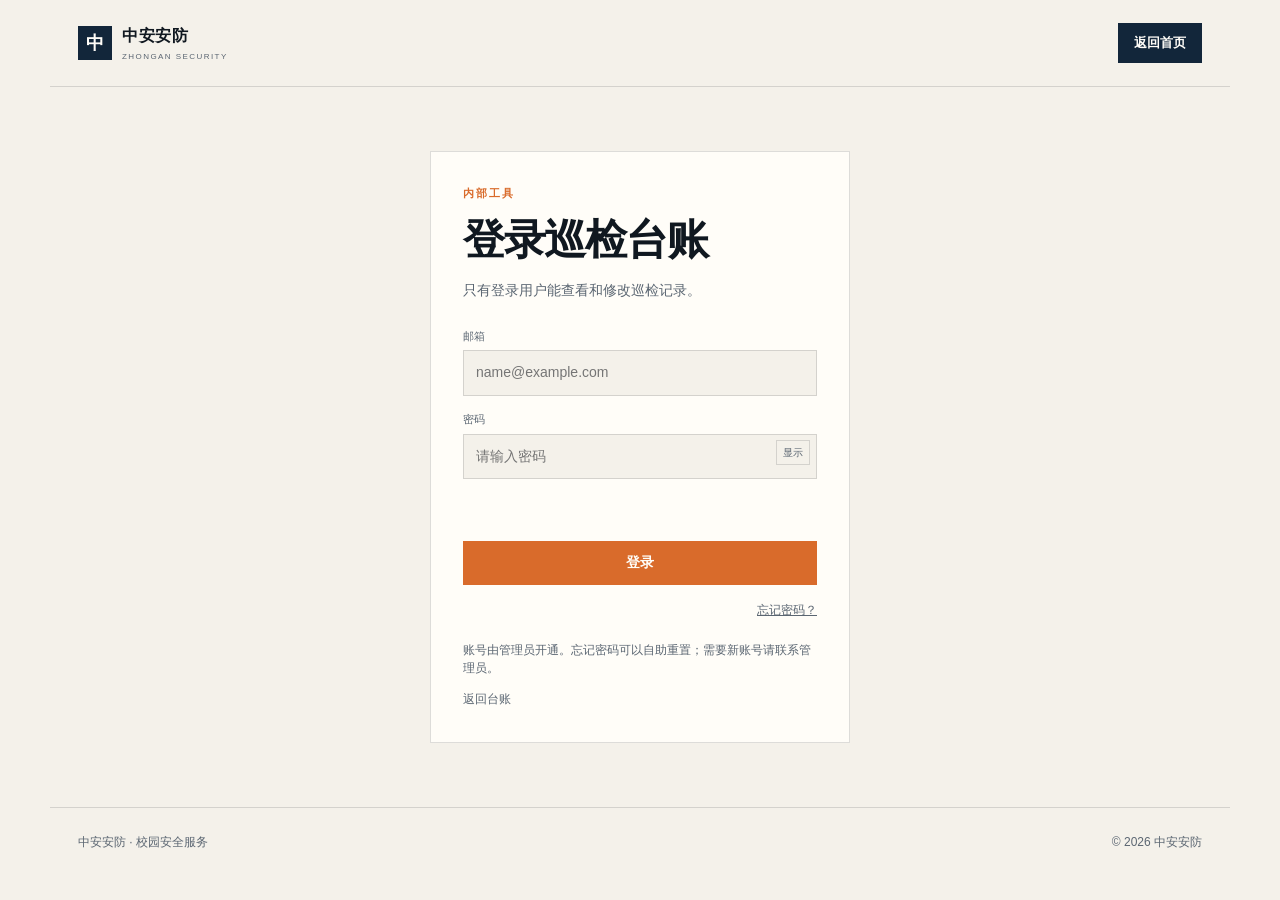
<file: login.html>
<!DOCTYPE html>
<html lang="zh-CN">
<head>
  <meta charset="UTF-8">
  <meta name="viewport" content="width=device-width, initial-scale=1.0">
  <meta name="robots" content="noindex,nofollow">
  <title>登录 · 中安安防巡检台账</title>
  <link rel="icon" href="favicon.svg" type="image/svg+xml">
  <link rel="stylesheet" href="styles.css">
  <link rel="stylesheet" href="login.css">
</head>
<body>
  <header class="nav">
    <a class="brand" href="index.html">
      <span class="brand-mark">中</span>
      <span class="brand-text">中安安防<small>ZHONGAN SECURITY</small></span>
    </a>
    <a class="nav-cta" href="index.html">返回首页</a>
  </header>

  <main class="login-main">
    <section class="login-card">
      <p class="eyebrow">内部工具</p>
      <h1>登录巡检台账</h1>
      <p class="lede">只有登录用户能查看和修改巡检记录。</p>

      <form id="login-form" novalidate>
        <div class="field">
          <label for="email">邮箱</label>
          <input id="email" type="email" autocomplete="username" placeholder="name@example.com" required>
        </div>
        <div class="field password-field">
          <label for="password">密码</label>
          <input id="password" type="password" autocomplete="current-password" placeholder="请输入密码" required>
          <button type="button" id="toggle-password" class="password-toggle">显示</button>
        </div>
        <p id="login-error" class="login-error" role="alert"></p>
        <button id="login-btn" type="submit" class="btn primary full">登录</button>
      </form>

      <p class="login-links"><button type="button" id="show-reset" class="link-btn">忘记密码？</button></p>

      <div id="reset-panel" class="login-panel" hidden>
        <p class="panel-title">重置密码</p>
        <p class="panel-text">输入登录邮箱，Supabase 会发一封重置链接。</p>
        <div class="field">
          <label for="reset-email">邮箱</label>
          <input id="reset-email" type="email" autocomplete="username" placeholder="name@example.com">
        </div>
        <button type="button" id="send-reset" class="btn primary full">发送重置邮件</button>
        <p id="reset-status" class="reset-status" role="status"></p>
        <button type="button" id="back-login" class="link-btn">返回登录</button>
      </div>

      <div id="new-password-panel" class="login-panel" hidden>
        <p class="panel-title">设置新密码</p>
        <p class="panel-text">重置链接已生效，请输入新密码。</p>
        <div class="field">
          <label for="new-password">新密码</label>
          <input id="new-password" type="password" autocomplete="new-password" placeholder="至少 6 位">
        </div>
        <button type="button" id="update-password" class="btn primary full">保存新密码</button>
        <p id="new-password-status" class="reset-status" role="status"></p>
      </div>

      <p class="login-note">账号由管理员开通。忘记密码可以自助重置；需要新账号请联系管理员。</p>
      <p class="login-back"><a href="inspection.html">返回台账</a></p>
    </section>
  </main>

  <footer class="footer">
    <span>中安安防 · 校园安全服务</span>
    <span>© 2026 中安安防</span>
  </footer>

  <script src="vendor/supabase.js"></script>
  <script src="supabase-config.js"></script>
  <script src="ui-utils.js"></script>
  <script src="login.js"></script>
  <script src="site-nav.js"></script>
</body>
</html>
</file>
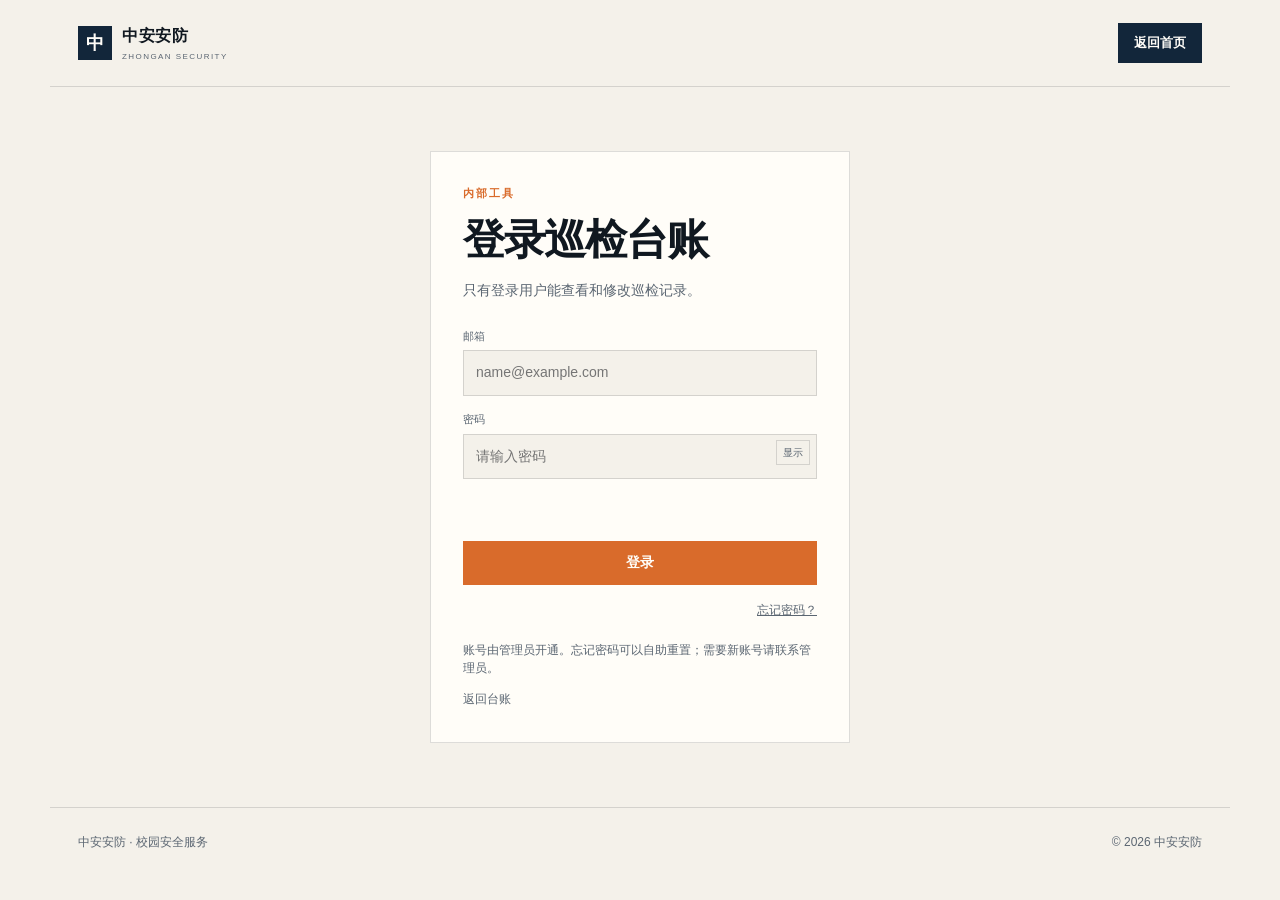
<file: proposal.html>
<!DOCTYPE html>
<html lang="zh-CN">
<head>
  <meta charset="UTF-8">
  <meta name="viewport" content="width=device-width, initial-scale=1.0">
  <meta name="robots" content="noindex,nofollow">
  <title>校园安保方案生成器 · 中安安防</title>
  <link rel="icon" href="favicon.svg" type="image/svg+xml">
  <link rel="stylesheet" href="styles.css">
  <link rel="stylesheet" href="proposal.css">
</head>
<body>
  <header class="nav">
    <a class="brand" href="index.html">
      <span class="brand-mark">中</span>
      <span class="brand-text">中安安防<small>ZHONGAN SECURITY</small></span>
    </a>
    <nav class="nav-links">
      <a href="index.html#services">服务</a>
      <a href="index.html#scenarios">场景</a>
      <a href="index.html#advantages">优势</a>
      <div class="nav-tools">
        <button type="button" class="nav-tools-toggle" aria-expanded="false">工具</button>
        <div class="nav-tools-menu">
          <a href="quote.html">报价</a>
          <a href="proposal.html" aria-current="page">方案</a>
          <a href="knowledge.html">知识</a>
          <a href="inspection.html">台账</a>
          <a href="admin.html">后台</a>
        </div>
      </div>
      <a href="index.html#contact">联系</a>
    </nav>
    <a class="nav-cta" href="quote.html">立即报价</a>
  </header>

  <main class="proposal-main">
    <section class="proposal-head">
      <div>
        <p class="eyebrow">AI 方案助手</p>
        <h1>校园安保方案生成器</h1>
        <p class="lede">填学校情况，生成一份可修改的方案初稿。配置 API Key 后由大模型生成；没配置时先用本地模板。</p>
      </div>
      <div class="head-actions">
        <span id="ai-status" class="ai-status">等待生成</span>
        <span id="user-email" class="user-email"></span>
        <button id="logout" class="btn ghost small" type="button">退出登录</button>
      </div>
    </section>

    <section class="proposal-grid">
      <form id="proposal-form" class="proposal-form" novalidate>
        <div class="form-head">
          <h2>学校信息</h2>
          <button id="sample" class="btn ghost small" type="button">填入示例</button>
        </div>

        <div class="field">
          <label for="school">学校名称</label>
          <input id="school" type="text" placeholder="例如：郑州实验小学" maxlength="40" required>
        </div>

        <div class="field-row">
          <div class="field">
            <label for="type">学校类型</label>
            <select id="type">
              <option value="小学">小学</option>
              <option value="中学">中学</option>
              <option value="职业学校">职业学校</option>
              <option value="其他">其他</option>
            </select>
          </div>
          <div class="field">
            <label for="students">学生人数</label>
            <input id="students" type="number" min="0" step="1" placeholder="例如：1800" inputmode="numeric">
          </div>
        </div>

        <div class="field-row">
          <div class="field">
            <label for="area">占地面积（㎡）</label>
            <input id="area" type="number" min="0" step="100" placeholder="例如：22000" inputmode="numeric">
          </div>
          <div class="field">
            <label for="entrances">出入口数量</label>
            <input id="entrances" type="number" min="0" step="1" placeholder="例如：3" inputmode="numeric">
          </div>
        </div>

        <div class="field">
          <label>重点风险（可多选）</label>
          <div class="checks">
            <label><input type="checkbox" name="risk" value="上下学人流"> 上下学人流</label>
            <label><input type="checkbox" name="risk" value="围墙盲区"> 围墙盲区</label>
            <label><input type="checkbox" name="risk" value="宿舍区"> 宿舍区</label>
            <label><input type="checkbox" name="risk" value="消防"> 消防</label>
            <label><input type="checkbox" name="risk" value="监控盲区"> 监控盲区</label>
            <label><input type="checkbox" name="risk" value="夜间巡逻"> 夜间巡逻</label>
            <label><input type="checkbox" name="risk" value="人员进出"> 人员进出</label>
          </div>
        </div>

        <div class="field-row">
          <div class="field">
            <label for="scope">服务范围</label>
            <select id="scope">
              <option value="人防 + 机器人">人防 + 机器人</option>
              <option value="只做人防">只做人防</option>
              <option value="只做机器人">只做机器人</option>
            </select>
          </div>
          <div class="field">
            <label for="style">输出风格</label>
            <select id="style">
              <option value="正式方案">正式方案</option>
              <option value="简洁汇报">简洁汇报</option>
            </select>
          </div>
        </div>

        <p id="form-error" class="form-error" role="alert"></p>
        <button id="generate" type="submit" class="btn primary full">生成方案初稿</button>
        <p class="form-note">AI 生成的内容需要你审核后再发给客户；不要直接承诺价格、资质或效果。</p>
      </form>

      <section class="proposal-output" aria-live="polite">
        <div class="output-head">
          <div>
            <p class="eyebrow">方案初稿</p>
            <h2>生成结果</h2>
          </div>
          <div class="output-actions">
            <button id="save-proposal" class="btn ghost small" type="button" disabled>保存方案</button>
            <button id="download-word" class="btn ghost small" type="button" disabled>下载 Word</button>
            <button id="toggle-edit" class="btn ghost small" type="button" disabled>编辑 Markdown</button>
            <button id="copy" class="btn ghost small" type="button" disabled>复制</button>
            <button id="download" class="btn ghost small" type="button" disabled>下载 Markdown</button>
          </div>
        </div>
        <div id="output" class="output-body">
          <p class="empty">左侧填学校信息，点“生成方案初稿”。<br>生成后可以保存、编辑，也可以下载 Word 或 Markdown。</p>
        </div>
        <textarea id="markdown-editor" class="markdown-editor" hidden aria-label="编辑方案 Markdown"></textarea>
      </section>
    </section>

    <section id="proposal-history" class="proposal-history" hidden>
      <div class="history-head">
        <div>
          <p class="eyebrow">已保存方案</p>
          <h2>最近保存</h2>
        </div>
        <span id="proposal-history-count" class="history-count"></span>
      </div>
      <div id="proposal-history-list" class="history-list"></div>
    </section>
  </main>

  <footer class="footer">
    <span>中安安防 · 校园安全服务</span>
    <span>© 2026 中安安防</span>
  </footer>

  <script src="vendor/supabase.js"></script>
  <script src="supabase-config.js"></script>
  <script src="ui-utils.js"></script>
  <script src="proposal.js"></script>
  <script src="site-nav.js"></script>
</body>
</html>
</file>
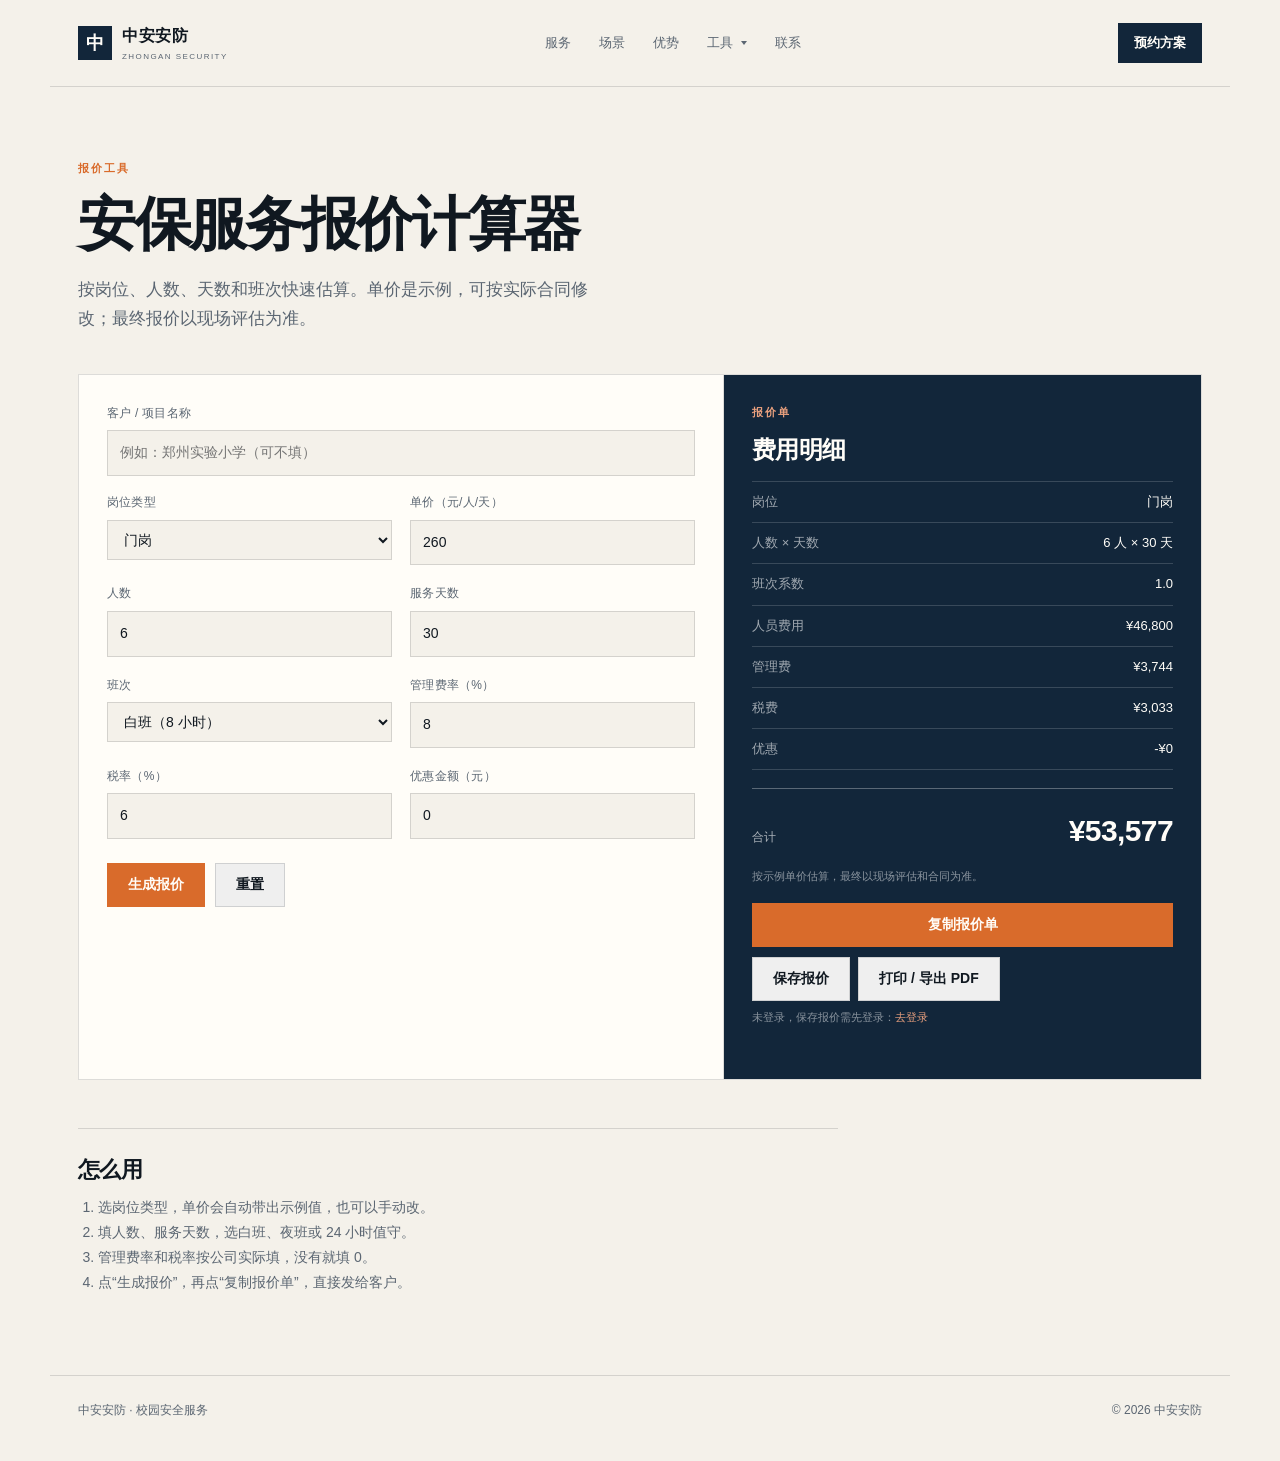
<file: quote.html>
<!DOCTYPE html>
<html lang="zh-CN">
<head>
  <meta charset="UTF-8">
  <meta name="viewport" content="width=device-width, initial-scale=1.0">
  <title>安保报价计算器 · 中安安防</title>
  <link rel="icon" href="favicon.svg" type="image/svg+xml">
  <link rel="stylesheet" href="styles.css">
  <link rel="stylesheet" href="quote.css">
</head>
<body>
  <header class="nav">
    <a class="brand" href="index.html">
      <span class="brand-mark">中</span>
      <span class="brand-text">中安安防<small>ZHONGAN SECURITY</small></span>
    </a>
    <nav class="nav-links">
      <a href="index.html#services">服务</a>
      <a href="index.html#scenarios">场景</a>
      <a href="index.html#advantages">优势</a>
      <div class="nav-tools">
        <button type="button" class="nav-tools-toggle" aria-expanded="false">工具</button>
        <div class="nav-tools-menu">
          <a href="quote.html" aria-current="page">报价</a>
          <a href="proposal.html">方案</a>
          <a href="knowledge.html">知识</a>
          <a href="inspection.html">台账</a>
          <a href="admin.html">后台</a>
        </div>
      </div>
      <a href="index.html#contact">联系</a>
    </nav>
    <a class="nav-cta" href="index.html#contact">预约方案</a>
  </header>

  <main class="quote-main">
    <section class="quote-intro">
      <p class="eyebrow">报价工具</p>
      <h1>安保服务报价计算器</h1>
      <p class="lede">按岗位、人数、天数和班次快速估算。单价是示例，可按实际合同修改；最终报价以现场评估为准。</p>
    </section>

    <section class="calculator">
      <form id="quote-form" class="form-panel" novalidate>
        <div class="field customer-field">
          <label>客户 / 项目名称
            <input id="customer" type="text" placeholder="例如：郑州实验小学（可不填）" maxlength="60">
          </label>
        </div>
        <div class="field-row">
          <label>岗位类型
            <select id="role">
              <option value="门岗" data-rate="260">门岗</option>
              <option value="巡逻岗" data-rate="280">巡逻岗</option>
              <option value="监控岗" data-rate="240">监控岗</option>
              <option value="特保" data-rate="450">特保</option>
            </select>
          </label>
          <label>单价（元/人/天）
            <input id="rate" type="number" min="0" step="10" value="260" inputmode="decimal">
          </label>
        </div>

        <div class="field-row">
          <label>人数
            <input id="people" type="number" min="1" step="1" value="6" inputmode="numeric">
          </label>
          <label>服务天数
            <input id="days" type="number" min="1" step="1" value="30" inputmode="numeric">
          </label>
        </div>

        <div class="field-row">
          <label>班次
            <select id="shift">
              <option value="1">白班（8 小时）</option>
              <option value="1.1">夜班（8 小时）</option>
              <option value="1.8">24 小时值守</option>
            </select>
          </label>
          <label>管理费率（%）
            <input id="management" type="number" min="0" max="30" step="0.5" value="8" inputmode="decimal">
          </label>
        </div>

        <div class="field-row">
          <label>税率（%）
            <input id="tax" type="number" min="0" max="20" step="0.5" value="6" inputmode="decimal">
          </label>
          <label>优惠金额（元）
            <input id="discount" type="number" min="0" step="100" value="0" inputmode="decimal">
          </label>
        </div>

        <div class="form-actions">
          <button type="submit" class="btn primary">生成报价</button>
          <button type="button" id="reset" class="btn ghost">重置</button>
        </div>
        <p id="error" class="error" role="alert"></p>
      </form>

      <aside class="summary" aria-live="polite">
        <p class="eyebrow">报价单</p>
        <h2>费用明细</h2>
        <dl class="summary-list">
          <div><dt>岗位</dt><dd id="out-role">门岗</dd></div>
          <div><dt>人数 × 天数</dt><dd id="out-scale">6 人 × 30 天</dd></div>
          <div><dt>班次系数</dt><dd id="out-shift">1.0</dd></div>
          <div><dt>人员费用</dt><dd id="out-labor">¥46,800</dd></div>
          <div><dt>管理费</dt><dd id="out-management">¥3,744</dd></div>
          <div><dt>税费</dt><dd id="out-tax">¥3,033</dd></div>
          <div><dt>优惠</dt><dd id="out-discount">-¥0</dd></div>
        </dl>
        <div class="total"><span>合计</span><strong id="out-total">¥53,577</strong></div>
        <p class="summary-note">按示例单价估算，最终以现场评估和合同为准。</p>
        <button id="copy" class="btn primary full" type="button">复制报价单</button>
        <div class="summary-actions">
          <button id="save-quote" class="btn ghost small" type="button">保存报价</button>
          <button id="print-quote" class="btn ghost small" type="button">打印 / 导出 PDF</button>
        </div>
        <p id="quote-user" class="quote-user"></p>
        <p id="copy-status" class="copy-status" aria-live="polite"></p>
      </aside>
    </section>

    <section id="quote-history" class="quote-history" hidden>
      <div class="history-head">
        <div>
          <p class="eyebrow">历史报价</p>
          <h2>最近保存</h2>
        </div>
        <span id="history-count" class="history-count"></span>
      </div>
      <div id="history-list" class="history-list"></div>
    </section>

    <section id="print-area" class="print-area" aria-hidden="true">
      <div class="print-brand">中安安防 · ZHONGAN SECURITY</div>
      <h1>安保服务报价单</h1>
      <p class="print-meta"><span id="print-customer">客户：未填写</span><span id="print-date"></span></p>
      <table class="print-table">
        <tbody>
          <tr><th>岗位</th><td id="print-role">门岗</td><th>单价</th><td id="print-rate">¥260 / 人 / 天</td></tr>
          <tr><th>人数</th><td id="print-people">6 人</td><th>天数</th><td id="print-days">30 天</td></tr>
          <tr><th>班次系数</th><td id="print-shift">1.0</td><th>人员费用</th><td id="print-labor">¥46,800</td></tr>
          <tr><th>管理费</th><td id="print-management">¥3,744</td><th>税费</th><td id="print-tax">¥3,033</td></tr>
          <tr><th>优惠</th><td id="print-discount">-¥0</td><th>合计</th><td id="print-total" class="print-total">¥53,577</td></tr>
        </tbody>
      </table>
      <p class="print-note">备注：按示例单价估算，最终以现场评估和合同为准。本报价单不构成正式合同。</p>
      <p class="print-foot">中安安防 · 校园安全服务 · 河南 · 郑州</p>
    </section>

    <section class="notes">
      <h2>怎么用</h2>
      <ol>
        <li>选岗位类型，单价会自动带出示例值，也可以手动改。</li>
        <li>填人数、服务天数，选白班、夜班或 24 小时值守。</li>
        <li>管理费率和税率按公司实际填，没有就填 0。</li>
        <li>点“生成报价”，再点“复制报价单”，直接发给客户。</li>
      </ol>
    </section>
  </main>

  <footer class="footer">
    <span>中安安防 · 校园安全服务</span>
    <span>© 2026 中安安防</span>
  </footer>

  <script src="vendor/supabase.js"></script>
  <script src="supabase-config.js"></script>
  <script src="ui-utils.js"></script>
  <script src="quote.js"></script>
  <script src="site-nav.js"></script>
</body>
</html>
</file>
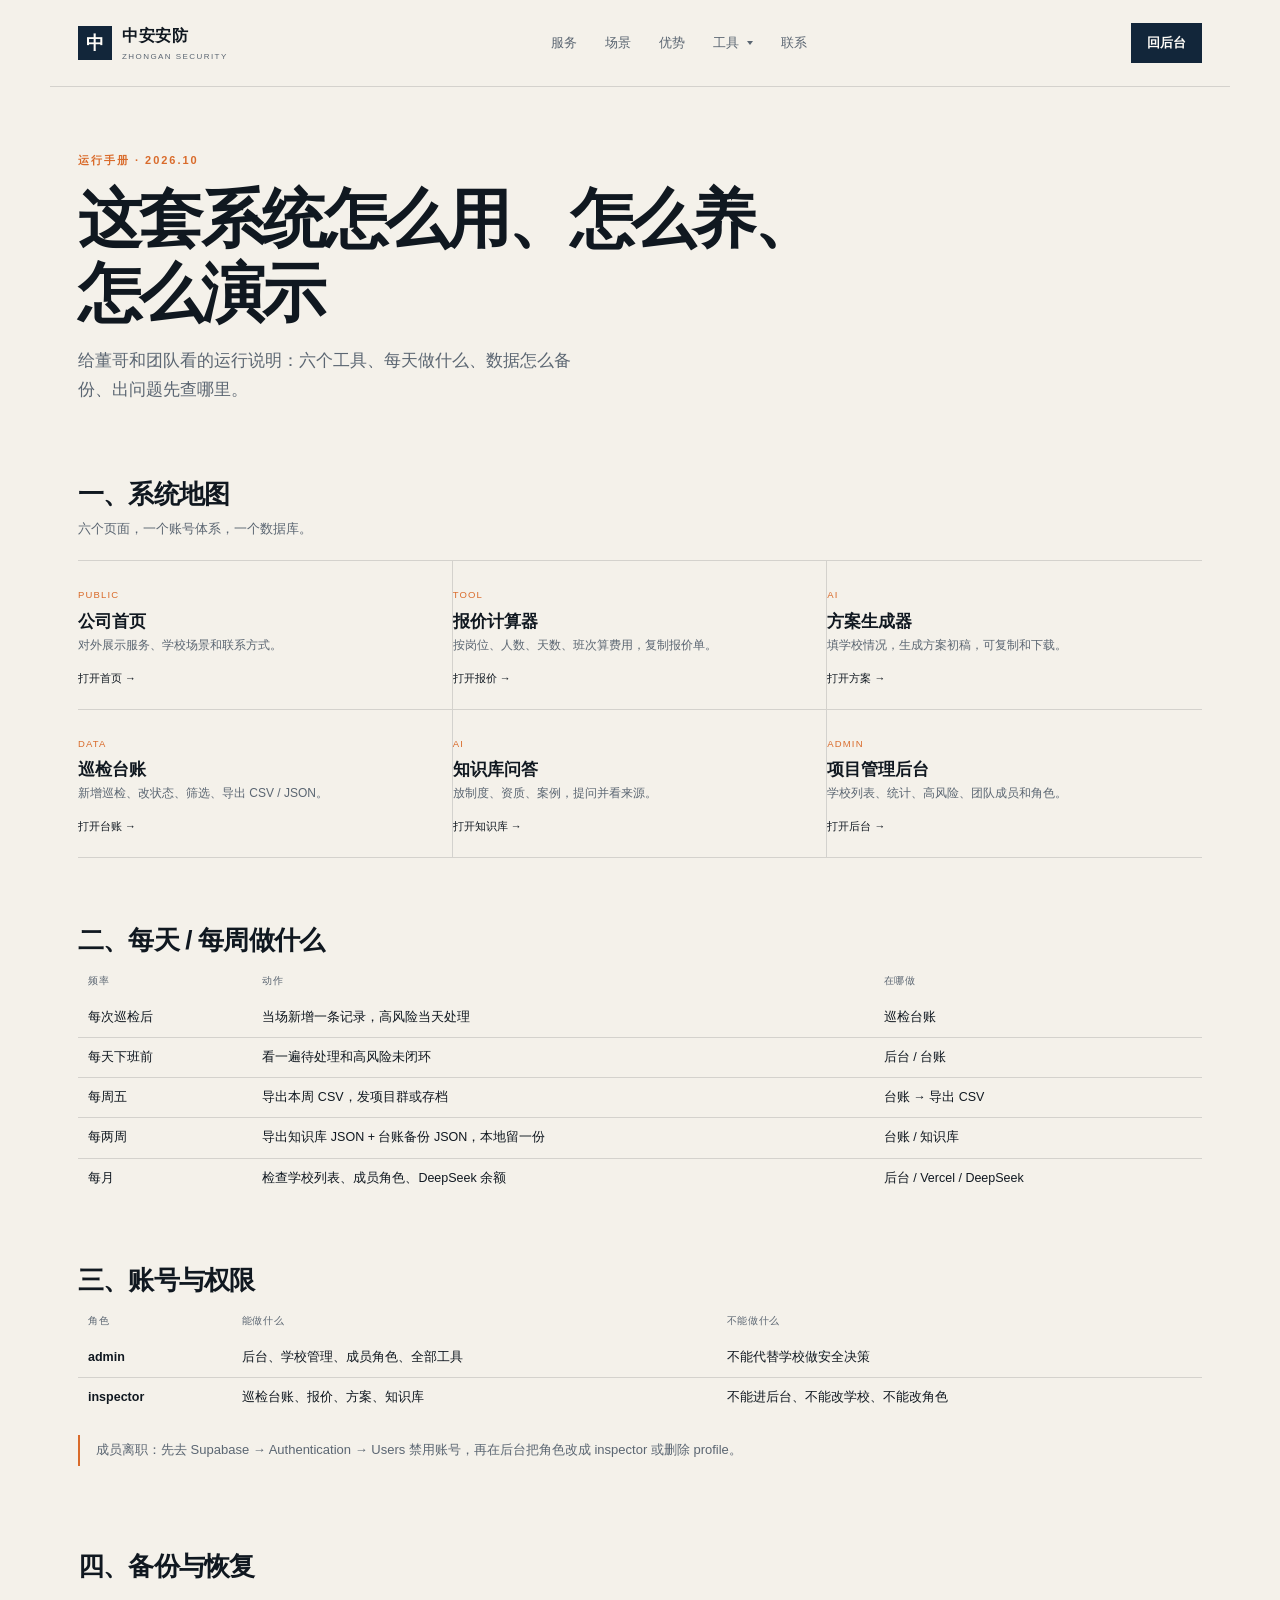
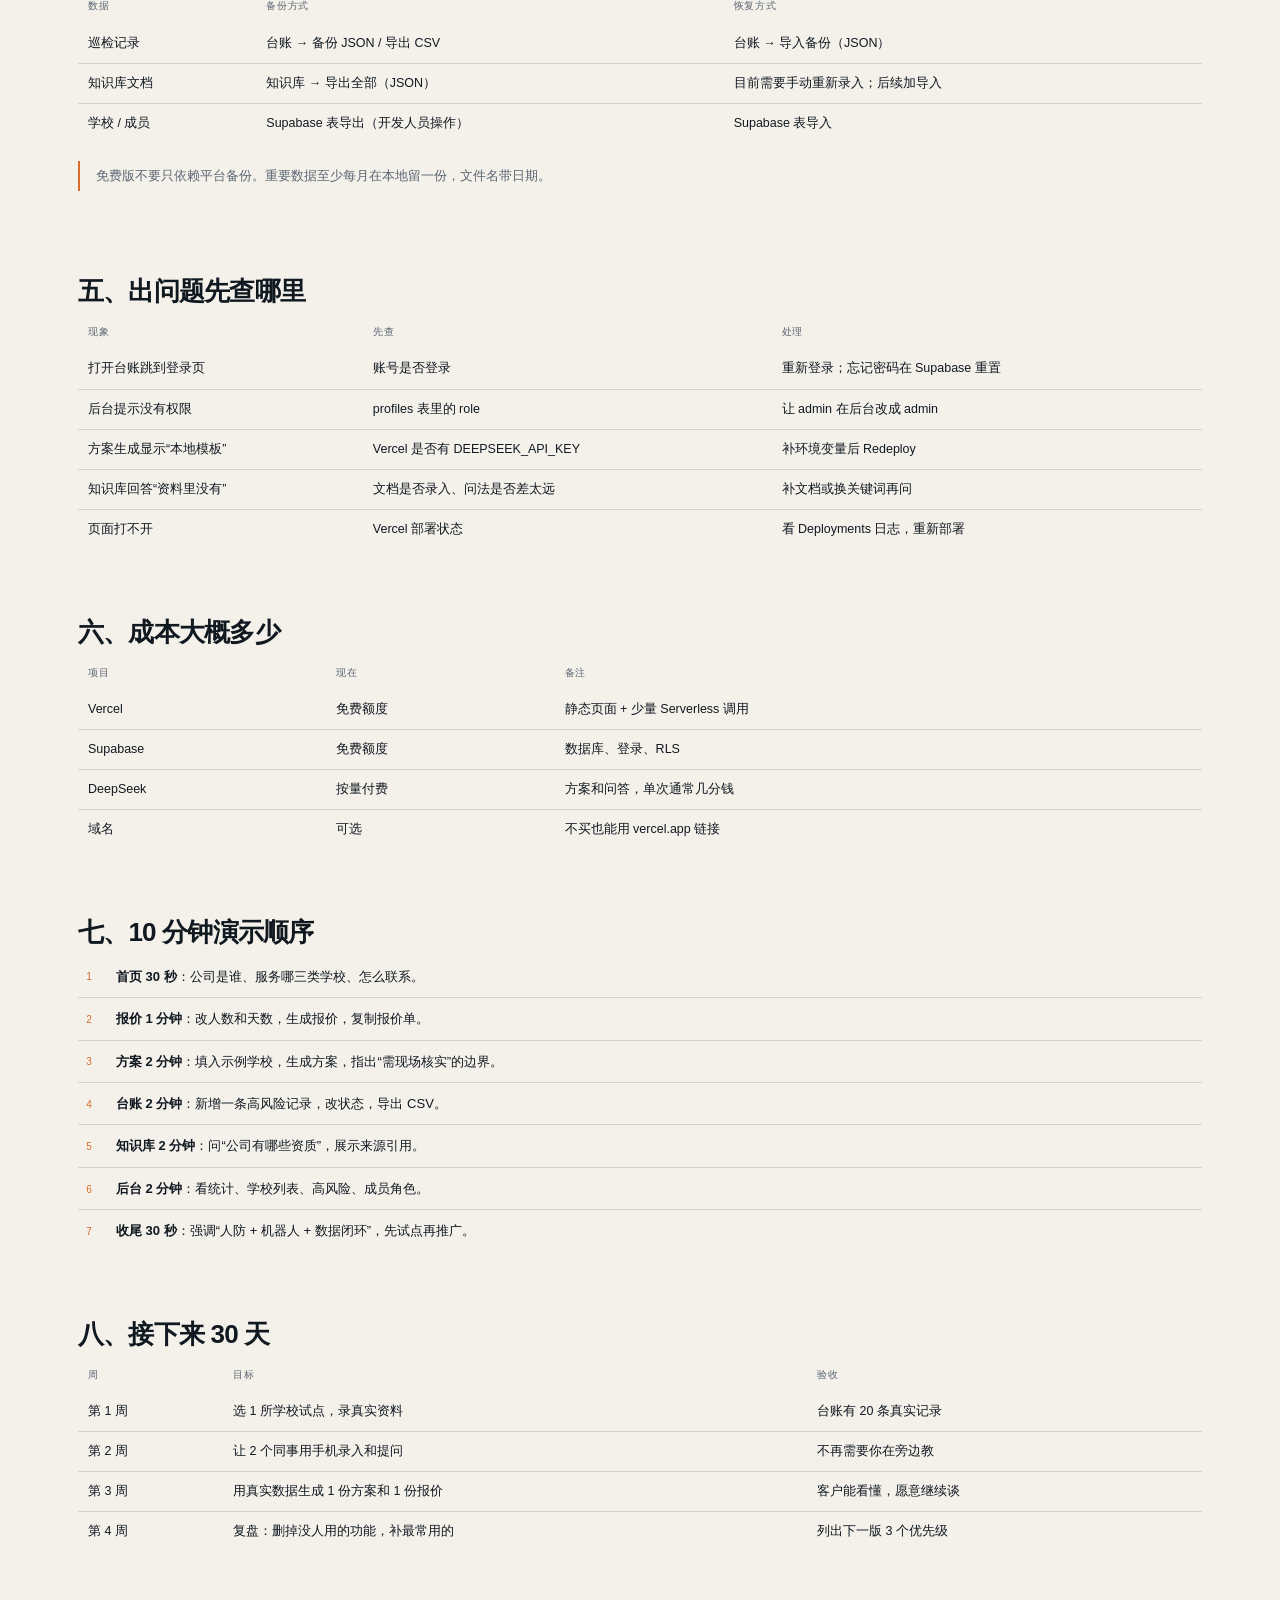
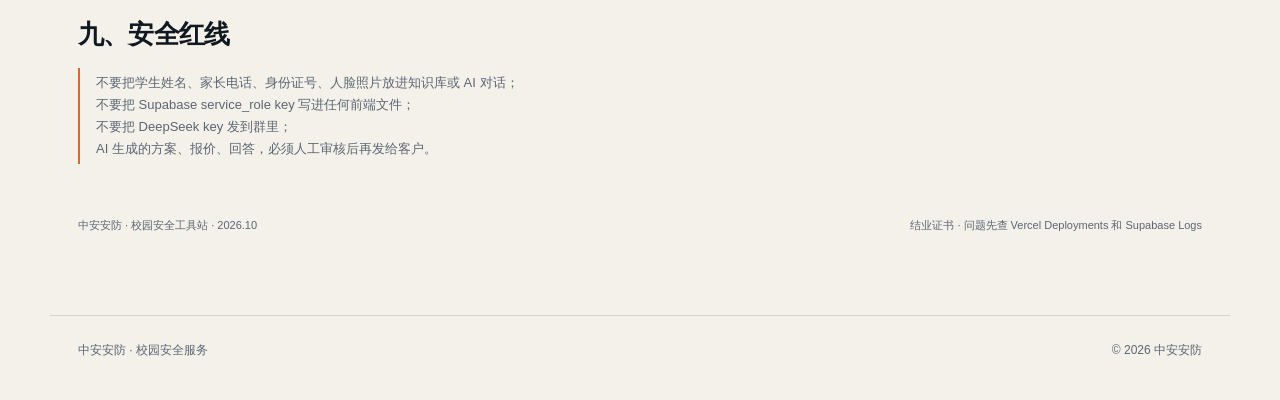
<file: runbook.html>
<!DOCTYPE html>
<html lang="zh-CN">
<head>
  <meta charset="UTF-8">
  <meta name="viewport" content="width=device-width, initial-scale=1.0">
  <meta name="robots" content="noindex,nofollow">
  <title>系统运行手册 · 中安安防</title>
  <link rel="icon" href="favicon.svg" type="image/svg+xml">
  <link rel="stylesheet" href="styles.css">
  <style>
    .rb-main { max-width: 1180px; margin: 0 auto; padding: 64px 28px 80px; }
    .rb-hero { max-width: 780px; margin-bottom: 42px; }
    .rb-hero h1 { font-size: clamp(38px, 5.4vw, 64px); letter-spacing: -.04em; }
    .rb-hero .lede { margin-top: 16px; }
    .rb-section { padding: 34px 0; border-top: 1px solid var(--line-strong); }
    .rb-section:first-of-type { border-top: 0; padding-top: 0; }
    .rb-section h2 { font-size: 26px; margin-bottom: 8px; }
    .rb-section .sub { color: var(--muted); font-size: 13px; margin: 0 0 20px; }
    .map-grid { display: grid; grid-template-columns: repeat(3, 1fr); gap: 0; border-top: 1px solid var(--line); border-bottom: 1px solid var(--line); }
    .map-card { padding: 18px 18px 18px 0; border-right: 1px solid var(--line); }
    .map-card:nth-child(3n) { border-right: 0; }
    .map-card:nth-child(-n+3) { border-bottom: 1px solid var(--line); }
    .map-card .tag { font-size: 9.5px; letter-spacing: .12em; text-transform: uppercase; color: var(--accent); }
    .map-card h3 { font-size: 17px; margin: 5px 0 5px; }
    .map-card p { font-size: 12px; color: var(--muted); line-height: 1.6; margin: 0 0 8px; }
    .map-card a { font-size: 11px; color: var(--accent-ink); }
    table.rb { width: 100%; border-collapse: collapse; font-size: 12.5px; }
    table.rb th { text-align: left; font-size: 9.5px; letter-spacing: .07em; text-transform: uppercase; color: var(--muted); font-weight: 500; padding: 9px 10px; border-bottom: 1px solid var(--line-strong); }
    table.rb td { padding: 9px 10px; border-bottom: 1px solid var(--line); vertical-align: top; }
    table.rb tr:last-child td { border-bottom: 0; }
    .rb-callout { border-left: 2px solid var(--accent); padding: 4px 0 4px 16px; margin: 18px 0; color: var(--muted); font-size: 13px; line-height: 1.7; }
    .rb-steps { counter-reset: step; list-style: none; padding: 0; margin: 0; }
    .rb-steps li { counter-increment: step; position: relative; padding: 10px 0 10px 38px; border-bottom: 1px solid var(--line); font-size: 13px; line-height: 1.65; }
    .rb-steps li:last-child { border-bottom: 0; }
    .rb-steps li::before { content: counter(step); position: absolute; left: 0; top: 11px; width: 22px; height: 22px; display: grid; place-items: center; border: 1px solid var(--line-strong); font-size: 10px; color: var(--accent); }
    .rb-foot { display: flex; justify-content: space-between; gap: 18px; font-size: 11px; color: var(--muted); }
    @media (max-width: 900px) {
      .rb-main { padding: 48px 20px 60px; }
      .map-grid { grid-template-columns: 1fr; }
      .map-card { border-right: 0; border-bottom: 1px solid var(--line); padding: 15px 0; }
      .map-card:last-child { border-bottom: 0; }
      .rb-foot { flex-direction: column; }
    }
  </style>
</head>
<body>
  <header class="nav">
    <a class="brand" href="index.html">
      <span class="brand-mark">中</span>
      <span class="brand-text">中安安防<small>ZHONGAN SECURITY</small></span>
    </a>
    <nav class="nav-links">
      <a href="index.html#services">服务</a>
      <a href="index.html#scenarios">场景</a>
      <a href="index.html#advantages">优势</a>
      <div class="nav-tools">
        <button type="button" class="nav-tools-toggle" aria-expanded="false">工具</button>
        <div class="nav-tools-menu">
          <a href="quote.html">报价</a>
          <a href="proposal.html">方案</a>
          <a href="knowledge.html">知识</a>
          <a href="inspection.html">台账</a>
          <a href="admin.html">后台</a>
        </div>
      </div>
      <a href="index.html#contact">联系</a>
    </nav>
    <a class="nav-cta" href="admin.html">回后台</a>
  </header>

  <main class="rb-main">
    <section class="rb-hero">
      <p class="eyebrow">运行手册 · 2026.10</p>
      <h1>这套系统怎么用、怎么养、怎么演示</h1>
      <p class="lede">给董哥和团队看的运行说明：六个工具、每天做什么、数据怎么备份、出问题先查哪里。</p>
    </section>

    <section class="rb-section">
      <h2>一、系统地图</h2>
      <p class="sub">六个页面，一个账号体系，一个数据库。</p>
      <div class="map-grid">
        <div class="map-card"><span class="tag">Public</span><h3>公司首页</h3><p>对外展示服务、学校场景和联系方式。</p><a href="index.html">打开首页 →</a></div>
        <div class="map-card"><span class="tag">Tool</span><h3>报价计算器</h3><p>按岗位、人数、天数、班次算费用，复制报价单。</p><a href="quote.html">打开报价 →</a></div>
        <div class="map-card"><span class="tag">AI</span><h3>方案生成器</h3><p>填学校情况，生成方案初稿，可复制和下载。</p><a href="proposal.html">打开方案 →</a></div>
        <div class="map-card"><span class="tag">Data</span><h3>巡检台账</h3><p>新增巡检、改状态、筛选、导出 CSV / JSON。</p><a href="inspection.html">打开台账 →</a></div>
        <div class="map-card"><span class="tag">AI</span><h3>知识库问答</h3><p>放制度、资质、案例，提问并看来源。</p><a href="knowledge.html">打开知识库 →</a></div>
        <div class="map-card"><span class="tag">Admin</span><h3>项目管理后台</h3><p>学校列表、统计、高风险、团队成员和角色。</p><a href="admin.html">打开后台 →</a></div>
      </div>
    </section>

    <section class="rb-section">
      <h2>二、每天 / 每周做什么</h2>
      <table class="rb">
        <thead><tr><th>频率</th><th>动作</th><th>在哪做</th></tr></thead>
        <tbody>
          <tr><td>每次巡检后</td><td>当场新增一条记录，高风险当天处理</td><td>巡检台账</td></tr>
          <tr><td>每天下班前</td><td>看一遍待处理和高风险未闭环</td><td>后台 / 台账</td></tr>
          <tr><td>每周五</td><td>导出本周 CSV，发项目群或存档</td><td>台账 → 导出 CSV</td></tr>
          <tr><td>每两周</td><td>导出知识库 JSON + 台账备份 JSON，本地留一份</td><td>台账 / 知识库</td></tr>
          <tr><td>每月</td><td>检查学校列表、成员角色、DeepSeek 余额</td><td>后台 / Vercel / DeepSeek</td></tr>
        </tbody>
      </table>
    </section>

    <section class="rb-section">
      <h2>三、账号与权限</h2>
      <table class="rb">
        <thead><tr><th>角色</th><th>能做什么</th><th>不能做什么</th></tr></thead>
        <tbody>
          <tr><td><strong>admin</strong></td><td>后台、学校管理、成员角色、全部工具</td><td>不能代替学校做安全决策</td></tr>
          <tr><td><strong>inspector</strong></td><td>巡检台账、报价、方案、知识库</td><td>不能进后台、不能改学校、不能改角色</td></tr>
        </tbody>
      </table>
      <div class="rb-callout">成员离职：先去 Supabase → Authentication → Users 禁用账号，再在后台把角色改成 inspector 或删除 profile。</div>
    </section>

    <section class="rb-section">
      <h2>四、备份与恢复</h2>
      <table class="rb">
        <thead><tr><th>数据</th><th>备份方式</th><th>恢复方式</th></tr></thead>
        <tbody>
          <tr><td>巡检记录</td><td>台账 → 备份 JSON / 导出 CSV</td><td>台账 → 导入备份（JSON）</td></tr>
          <tr><td>知识库文档</td><td>知识库 → 导出全部（JSON）</td><td>目前需要手动重新录入；后续加导入</td></tr>
          <tr><td>学校 / 成员</td><td>Supabase 表导出（开发人员操作）</td><td>Supabase 表导入</td></tr>
        </tbody>
      </table>
      <div class="rb-callout">免费版不要只依赖平台备份。重要数据至少每月在本地留一份，文件名带日期。</div>
    </section>

    <section class="rb-section">
      <h2>五、出问题先查哪里</h2>
      <table class="rb">
        <thead><tr><th>现象</th><th>先查</th><th>处理</th></tr></thead>
        <tbody>
          <tr><td>打开台账跳到登录页</td><td>账号是否登录</td><td>重新登录；忘记密码在 Supabase 重置</td></tr>
          <tr><td>后台提示没有权限</td><td>profiles 表里的 role</td><td>让 admin 在后台改成 admin</td></tr>
          <tr><td>方案生成显示“本地模板”</td><td>Vercel 是否有 DEEPSEEK_API_KEY</td><td>补环境变量后 Redeploy</td></tr>
          <tr><td>知识库回答“资料里没有”</td><td>文档是否录入、问法是否差太远</td><td>补文档或换关键词再问</td></tr>
          <tr><td>页面打不开</td><td>Vercel 部署状态</td><td>看 Deployments 日志，重新部署</td></tr>
        </tbody>
      </table>
    </section>

    <section class="rb-section">
      <h2>六、成本大概多少</h2>
      <table class="rb">
        <thead><tr><th>项目</th><th>现在</th><th>备注</th></tr></thead>
        <tbody>
          <tr><td>Vercel</td><td>免费额度</td><td>静态页面 + 少量 Serverless 调用</td></tr>
          <tr><td>Supabase</td><td>免费额度</td><td>数据库、登录、RLS</td></tr>
          <tr><td>DeepSeek</td><td>按量付费</td><td>方案和问答，单次通常几分钱</td></tr>
          <tr><td>域名</td><td>可选</td><td>不买也能用 vercel.app 链接</td></tr>
        </tbody>
      </table>
    </section>

    <section class="rb-section">
      <h2>七、10 分钟演示顺序</h2>
      <ol class="rb-steps">
        <li><strong>首页 30 秒</strong>：公司是谁、服务哪三类学校、怎么联系。</li>
        <li><strong>报价 1 分钟</strong>：改人数和天数，生成报价，复制报价单。</li>
        <li><strong>方案 2 分钟</strong>：填入示例学校，生成方案，指出“需现场核实”的边界。</li>
        <li><strong>台账 2 分钟</strong>：新增一条高风险记录，改状态，导出 CSV。</li>
        <li><strong>知识库 2 分钟</strong>：问“公司有哪些资质”，展示来源引用。</li>
        <li><strong>后台 2 分钟</strong>：看统计、学校列表、高风险、成员角色。</li>
        <li><strong>收尾 30 秒</strong>：强调“人防 + 机器人 + 数据闭环”，先试点再推广。</li>
      </ol>
    </section>

    <section class="rb-section">
      <h2>八、接下来 30 天</h2>
      <table class="rb">
        <thead><tr><th>周</th><th>目标</th><th>验收</th></tr></thead>
        <tbody>
          <tr><td>第 1 周</td><td>选 1 所学校试点，录真实资料</td><td>台账有 20 条真实记录</td></tr>
          <tr><td>第 2 周</td><td>让 2 个同事用手机录入和提问</td><td>不再需要你在旁边教</td></tr>
          <tr><td>第 3 周</td><td>用真实数据生成 1 份方案和 1 份报价</td><td>客户能看懂，愿意继续谈</td></tr>
          <tr><td>第 4 周</td><td>复盘：删掉没人用的功能，补最常用的</td><td>列出下一版 3 个优先级</td></tr>
        </tbody>
      </table>
    </section>

    <section class="rb-section">
      <h2>九、安全红线</h2>
      <div class="rb-callout">
        不要把学生姓名、家长电话、身份证号、人脸照片放进知识库或 AI 对话；<br>
        不要把 Supabase service_role key 写进任何前端文件；<br>
        不要把 DeepSeek key 发到群里；<br>
        AI 生成的方案、报价、回答，必须人工审核后再发给客户。
      </div>
    </section>

    <div class="rb-foot">
      <span>中安安防 · 校园安全工具站 · 2026.10</span>
      <span><a href="graduation.html">结业证书</a> · 问题先查 Vercel Deployments 和 Supabase Logs</span>
    </div>
  </main>

  <footer class="footer">
    <span>中安安防 · 校园安全服务</span>
    <span>© 2026 中安安防</span>
  </footer>
  <script src="site-nav.js"></script>
</body>
</html>
</file>
<file: styles.css>
:root {
  --ink: #101820;
  --muted: #5b6672;
  --paper: #f4f1ea;
  --paper-2: #ebe6dc;
  --navy: #12263a;
  --accent: #d96b2b;
  --line: rgba(16, 24, 32, 0.14);
  --white: #fffdf8;
}

* { box-sizing: border-box; }
html { scroll-behavior: smooth; }
body {
  margin: 0;
  overflow-x: hidden;
  background: var(--paper);
  color: var(--ink);
  font-family: "PingFang SC", "Hiragino Sans GB", "Microsoft YaHei", sans-serif;
  line-height: 1.7;
  -webkit-font-smoothing: antialiased;
}
a { color: inherit; text-decoration: none; }

.nav {
  max-width: 1180px;
  margin: 0 auto;
  padding: 22px 28px;
  display: flex;
  align-items: center;
  justify-content: space-between;
  gap: 24px;
  border-bottom: 1px solid var(--line);
}
.brand { display: flex; align-items: center; gap: 10px; }
.brand-mark {
  width: 34px; height: 34px;
  display: grid; place-items: center;
  background: var(--navy); color: var(--white);
  font-weight: 700; font-size: 18px;
}
.brand-text { font-weight: 700; font-size: 16px; letter-spacing: .04em; }
.brand-text small {
  display: block; font-size: 8px; letter-spacing: .18em;
  color: var(--muted); font-weight: 500; margin-top: 1px;
}
.nav-links { display: flex; gap: 28px; font-size: 13px; color: var(--muted); }
.nav-links a:hover { color: var(--ink); }
.nav-cta {
  background: var(--navy); color: var(--white);
  padding: 9px 16px; font-size: 13px; font-weight: 600;
}

.hero {
  max-width: 1180px;
  min-width: 0;
  margin: 0 auto;
  padding: 92px 28px 80px;
  display: grid;
  grid-template-columns: 1.2fr .8fr;
  gap: 48px;
  align-items: center;
}
.eyebrow {
  font-size: 11px; letter-spacing: .18em; text-transform: uppercase;
  color: var(--accent); font-weight: 700; margin: 0 0 14px;
}
h1, h2, h3 { margin: 0; line-height: 1.15; }
h1 { font-size: clamp(42px, 5vw, 64px); letter-spacing: -.04em; font-weight: 700; overflow-wrap: anywhere; }
h2 { font-size: clamp(28px, 3.4vw, 42px); letter-spacing: -.03em; font-weight: 700; }
h3 { font-size: 20px; font-weight: 700; }
.lede { font-size: 17px; color: var(--muted); max-width: 520px; margin: 24px 0 28px; }
.actions { display: flex; gap: 12px; flex-wrap: wrap; }
.btn {
  display: inline-flex; align-items: center; justify-content: center;
  padding: 12px 20px; font-size: 14px; font-weight: 600;
  border: 1px solid transparent; transition: .2s ease;
}
.btn.primary { background: var(--accent); color: var(--white); }
.btn.primary:hover { background: #c35a1f; }
.btn.ghost { border-color: var(--line); color: var(--ink); }
.btn.ghost:hover { border-color: var(--ink); }
.btn.full { width: 100%; margin-top: 18px; }
.proof {
  display: flex; gap: 22px; flex-wrap: wrap;
  margin-top: 34px; padding-top: 18px; border-top: 1px solid var(--line);
  font-size: 12px; color: var(--muted);
}
.proof span::before { content: "—"; color: var(--accent); margin-right: 6px; }

.hero-art {
  position: relative;
  min-width: 0;
  max-width: 100%; min-height: 420px;
  background: var(--navy);
  overflow: hidden;
  display: flex; flex-direction: column; justify-content: center; align-items: center;
}
.grid-lines {
  position: absolute; inset: 0;
  background-image: linear-gradient(rgba(255,255,255,.07) 1px, transparent 1px),
                    linear-gradient(90deg, rgba(255,255,255,.07) 1px, transparent 1px);
  background-size: 44px 44px;
}
.robot { position: relative; z-index: 1; width: 180px; margin-top: 10px; }
.robot-head {
  width: 112px; height: 78px; margin: 0 auto;
  background: var(--white); border-radius: 18px 18px 10px 10px;
  display: flex; align-items: center; justify-content: center; gap: 14px;
  box-shadow: 0 0 0 1px rgba(255,255,255,.18);
}
.eye { width: 18px; height: 18px; border-radius: 50%; background: var(--navy); position: relative; }
.eye::after { content: ""; position: absolute; width: 6px; height: 6px; background: var(--accent); border-radius: 50%; top: 3px; left: 3px; }
.robot-body {
  width: 138px; height: 96px; margin: -4px auto 0;
  background: var(--white); border-radius: 10px 10px 16px 16px;
  position: relative;
  box-shadow: 0 0 0 1px rgba(255,255,255,.18);
}
.robot-body::before, .robot-body::after {
  content: ""; position: absolute; top: 24px; width: 12px; height: 48px;
  background: var(--navy); border-radius: 6px;
}
.robot-body::before { left: -18px; }
.robot-body::after { right: -18px; }
.light { position: absolute; top: 14px; left: 50%; transform: translateX(-50%); width: 34px; height: 8px; background: var(--accent); border-radius: 99px; }
.robot-base { width: 168px; height: 14px; margin: 0 auto; background: var(--white); border-radius: 0 0 50% 50%; opacity: .9; }
.scan {
  position: absolute; z-index: 0; width: 280px; height: 280px; border-radius: 50%;
  border: 1px solid rgba(217,107,43,.5);
  box-shadow: 0 0 0 40px rgba(217,107,43,.08), 0 0 0 80px rgba(217,107,43,.04);
  top: 50%; left: 50%; transform: translate(-50%, -50%);
}
.art-caption {
  position: relative; z-index: 1; color: rgba(255,255,255,.72);
  font-size: 11px; letter-spacing: .18em; margin: 34px 0 0;
}

.section { max-width: 1180px; margin: 0 auto; padding: 76px 28px; border-top: 1px solid var(--line); }
.section-head { max-width: 760px; margin-bottom: 40px; }
.section-lede { color: var(--muted); margin: 16px 0 0; max-width: 620px; }
.cards { display: grid; grid-template-columns: repeat(3, 1fr); gap: 0; border-top: 1px solid var(--line); border-bottom: 1px solid var(--line); }
.card { padding: 28px 24px 30px 0; border-right: 1px solid var(--line); }
.card:last-child { border-right: 0; padding-right: 0; }
.card-no { font-size: 11px; letter-spacing: .14em; color: var(--accent); font-weight: 700; }
.card h3 { margin: 10px 0 10px; }
.card p { color: var(--muted); font-size: 14px; margin: 0 0 16px; }
.card ul { margin: 0; padding: 0; list-style: none; font-size: 13px; color: var(--ink); }
.card li { padding: 7px 0; border-top: 1px solid var(--line); }
.card li::before { content: "→"; color: var(--accent); margin-right: 8px; }

.split { display: grid; grid-template-columns: .9fr 1.1fr; gap: 64px; align-items: start; }
.advantage-list { border-top: 1px solid var(--line); }
.advantage { display: grid; grid-template-columns: 42px 1fr; gap: 18px; padding: 20px 0; border-bottom: 1px solid var(--line); }
.advantage-no { font-size: 12px; letter-spacing: .1em; color: var(--accent); font-weight: 700; padding-top: 4px; }
.advantage h3 { font-size: 18px; margin-bottom: 4px; }
.advantage p { margin: 0; color: var(--muted); font-size: 14px; }

.quote { max-width: 980px; margin: 0 auto; padding: 70px 28px; text-align: center; }
.quote p { font-size: clamp(22px, 3vw, 34px); line-height: 1.4; letter-spacing: -.02em; margin: 0 0 14px; }
.quote span { color: var(--muted); font-size: 12px; letter-spacing: .1em; }

.contact { display: grid; grid-template-columns: 1.1fr .9fr; gap: 64px; align-items: start; }
.contact-card { background: var(--navy); color: var(--white); padding: 28px; }
.contact-label { margin: 0 0 4px; font-size: 10px; letter-spacing: .16em; text-transform: uppercase; color: rgba(255,255,255,.55); }
.contact-phone { display: block; font-size: 26px; font-weight: 700; letter-spacing: .02em; margin-bottom: 18px; }
.contact-mail { display: block; font-size: 14px; margin-bottom: 18px; color: rgba(255,255,255,.85); }
.contact-note { font-size: 12px; color: rgba(255,255,255,.55); margin: 0; }

.footer { max-width: 1180px; margin: 0 auto; padding: 24px 28px 40px; display: flex; justify-content: space-between; gap: 20px; border-top: 1px solid var(--line); font-size: 12px; color: var(--muted); }


.scenarios .section-head { margin-bottom: 34px; }
.scenario-grid { display: grid; grid-template-columns: repeat(3, 1fr); gap: 0; border-top: 1px solid var(--line); border-bottom: 1px solid var(--line); }
.scenario { padding: 26px 22px 24px 0; border-right: 1px solid var(--line); }
.scenario:last-child { border-right: 0; padding-right: 0; }
.scenario-tag { font-size: 11px; letter-spacing: .14em; color: var(--accent); font-weight: 700; }
.scenario h3 { font-size: 20px; margin: 8px 0 12px; }
.scenario dl { margin: 0; }
.scenario dl div { display: grid; grid-template-columns: 64px 1fr; gap: 8px; padding: 8px 0; border-top: 1px solid var(--line); font-size: 12.5px; line-height: 1.65; }
.scenario dt { color: var(--muted); font-size: 9px; letter-spacing: .08em; text-transform: uppercase; padding-top: 3px; }
.scenario dd { margin: 0; color: var(--ink); }

@media (max-width: 900px) {
  .nav { padding: 18px 20px; }
  .nav-links { display: none; }
  .hero { grid-template-columns: 1fr; padding: 56px 20px 48px; gap: 36px; }
  h1 { font-size: 34px; line-height: 1.12; letter-spacing: -.02em; }
  .lede { font-size: 15px; }
  .hero-art { min-height: 340px; }
  .section { padding: 52px 20px; }
  .cards { grid-template-columns: 1fr; }
  .scenario-grid { grid-template-columns: 1fr; }
  .scenario { border-right: 0; border-bottom: 1px solid var(--line); padding: 22px 0; }
  .scenario:last-child { border-bottom: 0; }
  .card { border-right: 0; border-bottom: 1px solid var(--line); padding: 22px 0; }
  .card:last-child { border-bottom: 0; }
  .split, .contact { grid-template-columns: 1fr; gap: 34px; }
  .quote { padding: 50px 20px; }
  .footer { padding: 20px; flex-direction: column; gap: 6px; }
}

/* Mobile navigation */
.nav { position: relative; z-index: 60; background: var(--paper); }
.nav-toggle {
  display: none;
  width: 36px;
  height: 36px;
  padding: 9px 8px;
  border: 1px solid var(--line);
  background: transparent;
  cursor: pointer;
  flex-direction: column;
  justify-content: center;
  gap: 4px;
  flex: none;
}
.nav-toggle span { display: block; width: 100%; height: 1px; background: var(--ink); }

@media (max-width: 900px) {
  .nav.has-menu .nav-cta { display: none; }
  .nav-toggle { display: flex; }
  .nav.has-menu .nav-links {
    display: none;
    position: absolute;
    top: 100%;
    left: 0;
    right: 0;
    flex-direction: column;
    gap: 0;
    padding: 6px 20px 12px;
    background: var(--paper);
    border-top: 1px solid var(--line);
    border-bottom: 1px solid var(--line);
    box-shadow: 0 8px 18px rgba(28, 27, 24, .08);
  }
  .nav.has-menu.menu-open .nav-links { display: flex; }
  .nav.has-menu .nav-links a {
    display: block;
    padding: 11px 0;
    border-bottom: 1px solid var(--line);
    font-size: 14px;
    color: var(--ink);
  }
  .nav.has-menu .nav-links a:last-child { border-bottom: 0; }
}

/* Desktop tool dropdown */
.nav-tools { position: relative; display: flex; align-items: center; }
.nav-tools-toggle {
  border: 0;
  background: transparent;
  color: var(--muted);
  font: inherit;
  font-size: 13px;
  cursor: pointer;
  padding: 0;
  display: inline-flex;
  align-items: center;
  gap: 4px;
}
.nav-tools-toggle:hover { color: var(--ink); }
.nav-tools-toggle::after { content: ""; width: 0; height: 0; border-left: 3px solid transparent; border-right: 3px solid transparent; border-top: 4px solid currentColor; margin-left: 4px; }
.nav-tools-menu {
  display: none;
  position: absolute;
  top: calc(100% + 10px);
  right: 0;
  min-width: 148px;
  padding: 6px 12px;
  background: var(--paper);
  border: 1px solid var(--line);
  z-index: 80;
}
.nav-tools.open .nav-tools-menu { display: block; }
.nav-tools-menu a {
  display: block;
  padding: 8px 0;
  border-bottom: 1px solid var(--line);
  font-size: 13px;
  color: var(--ink);
}
.nav-tools-menu a:last-child { border-bottom: 0; }
.nav-tools-menu a[aria-current="page"] { color: var(--accent); }

@media (max-width: 900px) {
  .nav-tools { display: contents; }
  .nav-tools-toggle { display: none; }
  .nav-tools-menu { display: contents; }
}
</file>
<file: admin.css>
.admin-main { max-width: 1180px; margin: 0 auto; padding: 64px 28px 80px; }
.admin-head { display: flex; justify-content: space-between; align-items: flex-end; gap: 24px; margin-bottom: 28px; }
.admin-head h1 { font-size: clamp(34px, 4.6vw, 54px); letter-spacing: -.04em; }
.admin-head .lede { margin-top: 14px; max-width: 680px; }
.head-actions { display: flex; align-items: center; gap: 8px; flex-wrap: wrap; justify-content: flex-end; }
.user-email { font-size: 11px; color: var(--muted); }

.admin-loading { padding: 48px 0; color: var(--muted); font-size: 13px; }
.admin-denied { max-width: 620px; padding: 40px 0; }
.admin-denied h2 { font-size: 28px; margin-bottom: 10px; }
.admin-denied p { color: var(--muted); margin-bottom: 18px; }

.stats { display: grid; grid-template-columns: repeat(5, 1fr); border-top: 1px solid var(--line); border-bottom: 1px solid var(--line); margin-bottom: 26px; }
.stat { padding: 15px 14px 15px 0; border-right: 1px solid var(--line); }
.stat:last-child { border-right: 0; padding-right: 0; }
.stat strong { display: block; font-size: 27px; line-height: 1.1; letter-spacing: -.03em; font-variant-numeric: tabular-nums; }
.stat span { display: block; margin-top: 3px; font-size: 10.5px; color: var(--muted); }

.admin-grid { display: grid; grid-template-columns: minmax(0, 1.5fr) minmax(0, 1fr); gap: 24px; align-items: start; }
.panel { border: 1px solid var(--line); background: var(--white); padding: 20px; min-width: 0; }
.panel-head { display: flex; justify-content: space-between; align-items: flex-end; gap: 14px; margin-bottom: 14px; }
.panel-head h2 { font-size: 20px; }
.panel-sub { margin: 3px 0 0; font-size: 10.5px; color: var(--muted); }
.school-search { width: 160px; max-width: 42vw; padding: 7px 9px; border: 1px solid var(--line); background: var(--paper); color: var(--ink); font: inherit; font-size: 11px; }
.school-search:focus { outline: 2px solid var(--accent); outline-offset: 1px; }
.school-form-actions { display: flex; gap: 8px; flex-wrap: wrap; }

.add-school { border-top: 1px solid var(--line); border-bottom: 1px solid var(--line); margin-bottom: 12px; }
.add-school summary { cursor: pointer; padding: 10px 0; font-size: 12px; color: var(--accent); font-weight: 600; }
.school-form { padding: 4px 0 14px; }
.field-row { display: grid; grid-template-columns: 1fr 1fr; gap: 10px; }
.field { margin-bottom: 9px; }
.field label { display: block; font-size: 10px; color: var(--muted); margin-bottom: 4px; }
.field input, .field select { width: 100%; padding: 8px 9px; border: 1px solid var(--line); background: var(--paper); color: var(--ink); font: inherit; font-size: 12px; }
.field input:focus, .field select:focus { outline: 2px solid var(--accent); outline-offset: 1px; }
.form-error { color: #b42318; font-size: 11px; min-height: 16px; margin: 4px 0 8px; }

.table-wrap { overflow-x: auto; }
.admin-table { width: 100%; border-collapse: collapse; font-size: 12px; }
.admin-table th { text-align: left; font-size: 9px; letter-spacing: .07em; text-transform: uppercase; color: var(--muted); font-weight: 500; padding: 8px 9px; border-bottom: 1px solid var(--line-strong); white-space: nowrap; }
.admin-table td { padding: 10px 9px; border-bottom: 1px solid var(--line); vertical-align: top; }
.admin-table tr:last-child td { border-bottom: 0; }
.school-name { font-weight: 600; }
.school-meta { display: block; font-size: 10px; color: var(--muted); margin-top: 2px; }
.badge { display: inline-block; padding: 2px 6px; border: 1px solid currentColor; font-size: 10px; line-height: 1.5; white-space: nowrap; }
.status-active { color: #067647; background: #ecfdf3; }
.status-pilot { color: #b54708; background: #fffaeb; }
.status-ended { color: var(--muted); background: var(--paper-2); }
.delete-btn, .edit-btn { border: 1px solid var(--line); background: transparent; color: var(--muted); cursor: pointer; font-size: 10.5px; padding: 4px 6px; }
.edit-btn { margin-right: 4px; }
.edit-btn:hover { border-color: var(--accent); color: var(--accent); }
.delete-btn:hover { border-color: #b42318; color: #b42318; }
.empty-small { color: var(--muted); font-size: 12px; line-height: 1.6; padding: 12px 0; }

.high-list { border-top: 1px solid var(--line); }
.high-item { padding: 10px 0; border-bottom: 1px solid var(--line); }
.high-item:last-child { border-bottom: 0; }
.high-title { font-size: 12.5px; font-weight: 600; }
.high-desc { font-size: 11.5px; color: var(--muted); line-height: 1.6; margin-top: 3px; }
.high-meta { font-size: 10px; color: var(--muted); margin-top: 4px; }

.members-panel { margin-top: 24px; }
.role-select { padding: 5px 7px; border: 1px solid var(--line); background: var(--paper); font: inherit; font-size: 11px; }
.role-select:disabled { opacity: .55; }

@media (max-width: 900px) {
  .admin-main { padding: 48px 20px 60px; }
  .admin-head { align-items: flex-start; flex-direction: column; gap: 14px; }
  .head-actions { justify-content: flex-start; }
  .stats { grid-template-columns: 1fr 1fr; }
  .stat { border-bottom: 1px solid var(--line); }
  .stat:nth-child(2n) { border-right: 0; }
  .stat:last-child { border-bottom: 0; }
  .admin-grid { grid-template-columns: 1fr; }
  .field-row { grid-template-columns: 1fr; }
}

.audit-panel { margin-top: 24px; }
.audit-create { color: #067647; background: #ecfdf3; }
.audit-update { color: #b54708; background: #fffaeb; }
.audit-delete { color: #b42318; background: #fef3f2; }
</file>
<file: inspection.css>
[hidden] { display: none !important; }
.ledger-main { max-width: 1180px; margin: 0 auto; padding: 64px 28px 80px; }
.ledger-head { display: flex; justify-content: space-between; align-items: flex-end; gap: 24px; margin-bottom: 32px; }
.ledger-head h1 { font-size: clamp(34px, 4.6vw, 54px); letter-spacing: -.04em; }
.ledger-head .lede { margin-top: 16px; max-width: 680px; }
.ledger-actions { flex: none; display: flex; gap: 8px; flex-wrap: wrap; align-items: center; }
.user-email { font-size: 11px; color: var(--muted); margin-right: 4px; }
.file-btn { cursor: pointer; }
.btn.small { padding: 8px 12px; font-size: 12px; }

.stats { display: grid; grid-template-columns: repeat(4, 1fr); border-top: 1px solid var(--line); border-bottom: 1px solid var(--line); margin-bottom: 28px; }
.stat { padding: 16px 18px 16px 0; border-right: 1px solid var(--line); }
.stat:last-child { border-right: 0; padding-right: 0; }
.stat strong { display: block; font-size: 28px; line-height: 1.1; letter-spacing: -.03em; font-variant-numeric: tabular-nums; }
.stat span { display: block; margin-top: 4px; font-size: 11px; color: var(--muted); letter-spacing: .04em; }

.ledger-grid { display: grid; grid-template-columns: 370px minmax(0, 1fr); gap: 28px; align-items: start; }
.form-card { border: 1px solid var(--line); background: var(--white); padding: 22px; }
.form-card h2 { font-size: 20px; margin-bottom: 16px; }
.field { margin-bottom: 12px; }
.field label { display: block; font-size: 11px; color: var(--muted); margin-bottom: 5px; letter-spacing: .03em; }
.field input, .field select, .field textarea {
  width: 100%; padding: 9px 10px; border: 1px solid var(--line);
  background: var(--paper); color: var(--ink); font: inherit; font-size: 13px;
}
.field textarea { resize: vertical; min-height: 74px; }
.field input:focus, .field select:focus, .field textarea:focus { outline: 2px solid var(--accent); outline-offset: 1px; }
.form-row { display: grid; grid-template-columns: 1fr 1fr; gap: 12px; }
.form-actions { display: flex; gap: 8px; margin-top: 16px; }
.form-error { color: #b42318; font-size: 12px; min-height: 17px; margin: 8px 0 0; }

.records-panel { border: 1px solid var(--line); background: var(--white); min-width: 0; }
.records-head { display: flex; justify-content: space-between; align-items: flex-end; gap: 16px; padding: 16px 18px 12px; }
.records-head h2 { font-size: 20px; }
.records-sub { margin: 3px 0 0; font-size: 11px; color: var(--muted); }
.filters { display: flex; gap: 8px; flex-wrap: wrap; padding: 0 18px 14px; border-bottom: 1px solid var(--line); }
.filters input, .filters select {
  padding: 7px 9px; border: 1px solid var(--line); background: var(--paper);
  color: var(--ink); font: inherit; font-size: 12px;
}
.filters input { flex: 1 1 180px; min-width: 0; }
.filters select { flex: 0 0 auto; }
.table-wrap { overflow-x: auto; }
.records-table { width: 100%; border-collapse: collapse; font-size: 12.5px; }
.records-table th {
  text-align: left; font-size: 9.5px; letter-spacing: .08em; text-transform: uppercase;
  color: var(--muted); font-weight: 500; padding: 10px 12px; border-bottom: 1px solid var(--line-strong);
  white-space: nowrap;
}
.records-table td { padding: 11px 12px; border-bottom: 1px solid var(--line); vertical-align: top; }
.records-table th:nth-child(1), .records-table td:nth-child(1) { white-space: nowrap; }
.records-table th:nth-child(3), .records-table td:nth-child(3) { white-space: nowrap; }
.records-table td:nth-child(2) { min-width: 110px; }
.records-table tr:last-child td { border-bottom: 0; }
.records-table tr:hover td { background: #faf8f3; }
.record-school { font-weight: 600; }
.record-category { display: block; font-size: 10px; color: var(--muted); margin-top: 2px; }
.record-desc { min-width: 180px; max-width: 280px; line-height: 1.55; }
.badge { display: inline-block; padding: 2px 7px; border: 1px solid currentColor; font-size: 10.5px; line-height: 1.5; white-space: nowrap; }
.sev-high { color: #b42318; background: #fef3f2; }
.sev-medium { color: #b54708; background: #fffaeb; }
.sev-low { color: #067647; background: #ecfdf3; }
.status-open { color: #b42318; background: #fef3f2; }
.status-progress { color: #175cd3; background: #eff8ff; }
.status-closed { color: #067647; background: #ecfdf3; }
.status-select { border: 1px solid currentColor; background: transparent; padding: 3px 6px; font: inherit; font-size: 10.5px; line-height: 1.5; cursor: pointer; }
.status-select:focus { outline: 2px solid var(--accent); outline-offset: 1px; }
.delete-btn, .edit-btn { border: 1px solid var(--line); background: transparent; color: var(--muted); cursor: pointer; font-size: 11px; line-height: 1; padding: 5px 7px; }
.edit-btn { margin-right: 5px; }
.edit-btn:hover { border-color: var(--accent); color: var(--accent); }
.delete-btn:hover { border-color: #b42318; color: #b42318; }
.empty { padding: 46px 20px; text-align: center; color: var(--muted); }
.empty p { margin: 0 0 6px; }
.empty-sub { font-size: 12px; color: var(--muted); }
.empty button { margin-top: 12px; }

.ledger-notes { max-width: 760px; margin-top: 48px; padding-top: 28px; border-top: 1px solid var(--line); }
.ledger-notes h2 { font-size: 22px; margin-bottom: 12px; }
.ledger-notes ol { margin: 0; padding-left: 20px; color: var(--muted); font-size: 14px; line-height: 1.8; }

.toast {
  position: fixed; left: 50%; bottom: 24px; transform: translateX(-50%);
  background: var(--navy); color: var(--white); padding: 9px 14px; font-size: 12px;
  opacity: 0; pointer-events: none; transition: opacity .2s ease; z-index: 10;
}
.toast.show { opacity: 1; }

@media (max-width: 900px) {
  .ledger-main { padding: 48px 20px 60px; }
  .ledger-head { align-items: flex-start; flex-direction: column; gap: 14px; }
  .stats { grid-template-columns: 1fr 1fr; }
  .stat { padding: 14px 12px 14px 0; }
  .stat:nth-child(2) { border-right: 0; }
  .stat:nth-child(1), .stat:nth-child(2) { border-bottom: 1px solid var(--line); }
  .ledger-grid { grid-template-columns: 1fr; gap: 20px; }
  .form-card { padding: 18px; }
}

@media (max-width: 700px) {
  .filters input { flex-basis: 100%; }
  .records-table thead { display: none; }
  .records-table, .records-table tbody, .records-table tr, .records-table td { display: block; width: 100%; }
  .records-table tr { border-bottom: 1px solid var(--line); padding: 10px 0; }
  .records-table tr:last-child { border-bottom: 0; }
  .records-table td { border: 0; padding: 4px 14px; display: flex; justify-content: space-between; gap: 12px; }
  .records-table td::before { content: attr(data-label); color: var(--muted); font-size: 9.5px; letter-spacing: .06em; text-transform: uppercase; flex: none; padding-top: 2px; }
  .records-table td.record-desc-cell { display: block; }
  .records-table td.record-desc-cell::before { display: block; margin-bottom: 3px; }
  .record-desc { max-width: none; }
  .records-table td.action-cell { justify-content: flex-end; padding-top: 8px; }
  .records-table td.action-cell::before { display: none; }
}

.ledger-loading { padding: 10px 0 18px; color: var(--muted); font-size: 12px; }
</file>
<file: knowledge.css>
.knowledge-main { max-width: 1180px; margin: 0 auto; padding: 64px 28px 80px; }
.knowledge-head { display: flex; justify-content: space-between; align-items: flex-end; gap: 24px; margin-bottom: 28px; }
.knowledge-head h1 { font-size: clamp(34px, 4.6vw, 54px); letter-spacing: -.04em; }
.knowledge-head .lede { margin-top: 14px; max-width: 720px; }
.head-actions { display: flex; align-items: center; gap: 8px; flex-wrap: wrap; justify-content: flex-end; }
.user-email { font-size: 11px; color: var(--muted); }

.knowledge-grid { display: grid; grid-template-columns: 380px minmax(0, 1fr); gap: 28px; align-items: start; }
.docs-panel, .chat-panel { border: 1px solid var(--line); background: var(--white); min-width: 0; }
.docs-panel { padding: 20px; }
.chat-panel { display: flex; flex-direction: column; min-height: 640px; }
.panel-head, .chat-head { display: flex; justify-content: space-between; align-items: flex-end; gap: 12px; }
.panel-head h2, .chat-head h2 { font-size: 20px; }
.chat-head { padding: 18px 20px; border-bottom: 1px solid var(--line); }
.chat-hint { font-size: 10px; color: var(--muted); border: 1px solid var(--line); padding: 3px 7px; }
.panel-actions { display: flex; align-items: center; gap: 8px; }
.doc-count { font-size: 11px; color: var(--muted); }

.doc-form { margin-top: 16px; padding-bottom: 16px; border-bottom: 1px solid var(--line); }
.field { margin-bottom: 10px; }
.field label { display: block; font-size: 10.5px; color: var(--muted); margin-bottom: 4px; }
.field input, .field textarea {
  width: 100%; padding: 8px 10px; border: 1px solid var(--line);
  background: var(--paper); color: var(--ink); font: inherit; font-size: 12.5px;
}
.field textarea { resize: vertical; min-height: 96px; line-height: 1.6; }
.field input:focus, .field textarea:focus { outline: 2px solid var(--accent); outline-offset: 1px; }
.doc-form-actions { display: flex; gap: 8px; flex-wrap: wrap; align-items: center; }
.file-btn { cursor: pointer; }
.form-error { color: #b42318; font-size: 11px; min-height: 16px; margin: 6px 0 0; }

.doc-list-head { display: flex; justify-content: space-between; align-items: center; margin: 14px 0 8px; font-size: 10px; letter-spacing: .08em; text-transform: uppercase; color: var(--muted); }
.text-btn { border: 0; background: transparent; color: var(--muted); font: inherit; font-size: 11px; cursor: pointer; text-decoration: underline; padding: 0; }
.doc-list { max-height: 300px; overflow: auto; }
.doc-item { padding: 9px 0; border-top: 1px solid var(--line); }
.doc-item:first-child { border-top: 0; }
.doc-title { font-size: 13px; font-weight: 600; line-height: 1.4; }
.doc-meta { display: flex; justify-content: space-between; gap: 8px; margin-top: 3px; font-size: 10.5px; color: var(--muted); }
.doc-delete { border: 0; background: transparent; color: var(--muted); cursor: pointer; font-size: 11px; padding: 0; }
.doc-delete:hover { color: #b42318; }
.empty-small { color: var(--muted); font-size: 12px; line-height: 1.6; }

.messages { flex: 1; overflow: auto; padding: 18px 20px; background: var(--paper); min-height: 420px; max-height: 560px; }
.message { max-width: 86%; margin-bottom: 14px; padding: 12px 14px; font-size: 13px; line-height: 1.75; white-space: pre-wrap; word-break: break-word; }
.message.assistant { background: var(--white); border: 1px solid var(--line); color: var(--ink); }
.message.user { margin-left: auto; background: var(--navy); color: var(--white); }
.message p { margin: 0 0 8px; }
.message p:last-child { margin-bottom: 0; }
.message ul { margin: 6px 0 0; padding-left: 18px; }
.message .sources { margin-top: 10px; padding-top: 8px; border-top: 1px solid var(--line); font-size: 10.5px; color: var(--muted); white-space: normal; }
.message .source { margin-top: 4px; }
.message .source strong { color: var(--ink); font-weight: 600; }

.ask-form { display: flex; gap: 8px; padding: 14px 20px 6px; border-top: 1px solid var(--line); }
.ask-form input { flex: 1; min-width: 0; padding: 10px 12px; border: 1px solid var(--line); background: var(--paper); color: var(--ink); font: inherit; font-size: 13px; }
.ask-form input:focus { outline: 2px solid var(--accent); outline-offset: 1px; }
.chat-panel .form-error { padding: 0 20px 12px; margin: 0; }

@media (max-width: 900px) {
  .knowledge-main { padding: 48px 20px 60px; }
  .knowledge-head { align-items: flex-start; flex-direction: column; gap: 14px; }
  .head-actions { justify-content: flex-start; }
  .knowledge-grid { grid-template-columns: 1fr; gap: 20px; }
  .messages { max-height: none; }
}
</file>
<file: login.css>
.login-main { min-height: calc(100vh - 180px); display: grid; place-items: center; padding: 60px 20px; }
.login-card { width: min(100%, 420px); border: 1px solid var(--line); background: var(--white); padding: 32px; }
.login-card h1 { font-size: clamp(30px, 4vw, 42px); letter-spacing: -.03em; }
.login-card .lede { margin: 14px 0 24px; font-size: 14px; }
.login-card .field { margin-bottom: 14px; }
.login-card .field label { display: block; font-size: 11px; color: var(--muted); margin-bottom: 5px; }
.login-card .field input {
  width: 100%; padding: 10px 12px; border: 1px solid var(--line);
  background: var(--paper); color: var(--ink); font: inherit; font-size: 14px;
}
.login-card .field input:focus { outline: 2px solid var(--accent); outline-offset: 1px; }
.login-error { color: #b42318; font-size: 12px; min-height: 18px; margin: 4px 0 12px; }
.login-note { color: var(--muted); font-size: 11.5px; line-height: 1.6; margin: 18px 0 0; }
.login-back { margin: 12px 0 0; font-size: 12px; }
.login-back a { color: var(--muted); }

.password-field { position: relative; }
.password-field input { padding-right: 54px; }
.password-toggle { position: absolute; right: 7px; top: 30px; border: 1px solid var(--line); background: var(--paper); color: var(--muted); font: inherit; font-size: 10px; padding: 3px 6px; cursor: pointer; }
.password-toggle:hover { border-color: var(--accent); color: var(--accent); }
.login-links { margin: 10px 0 0; text-align: right; }
.link-btn { border: 0; background: transparent; padding: 0; color: var(--muted); font: inherit; font-size: 11.5px; cursor: pointer; text-decoration: underline; }
.link-btn:hover { color: var(--accent); }
.login-panel { border-top: 1px solid var(--line); margin-top: 16px; padding-top: 14px; }
.panel-title { font-size: 13px; font-weight: 600; margin: 0 0 4px; }
.panel-text { font-size: 11.5px; color: var(--muted); margin: 0 0 12px; line-height: 1.6; }
.reset-status { font-size: 11.5px; color: var(--muted); min-height: 17px; margin: 8px 0 0; }
</file>
<file: proposal.css>
.proposal-main { max-width: 1180px; margin: 0 auto; padding: 64px 28px 80px; }
.proposal-head { display: flex; justify-content: space-between; align-items: flex-end; gap: 24px; margin-bottom: 30px; }
.proposal-head h1 { font-size: clamp(34px, 4.6vw, 54px); letter-spacing: -.04em; }
.proposal-head .lede { margin-top: 14px; max-width: 700px; }
.head-actions { display: flex; align-items: center; gap: 8px; flex-wrap: wrap; justify-content: flex-end; }
.ai-status { font-size: 10.5px; color: var(--muted); border: 1px solid var(--line); padding: 4px 8px; white-space: nowrap; }
.ai-status.ai { color: #067647; border-color: #a6e0bf; background: #ecfdf3; }
.ai-status.demo { color: #b54708; border-color: #f5d08a; background: #fffaeb; }
.user-email { font-size: 11px; color: var(--muted); }

.proposal-grid { display: grid; grid-template-columns: 380px minmax(0, 1fr); gap: 28px; align-items: start; }
.proposal-form { border: 1px solid var(--line); background: var(--white); padding: 22px; }
.form-head { display: flex; justify-content: space-between; align-items: center; gap: 10px; margin-bottom: 16px; }
.form-head h2 { font-size: 20px; }
.field { margin-bottom: 12px; }
.field > label { display: block; font-size: 11px; color: var(--muted); margin-bottom: 5px; letter-spacing: .03em; }
.field input, .field select {
  width: 100%; padding: 9px 10px; border: 1px solid var(--line);
  background: var(--paper); color: var(--ink); font: inherit; font-size: 13px;
}
.field input:focus, .field select:focus { outline: 2px solid var(--accent); outline-offset: 1px; }
.field-row { display: grid; grid-template-columns: 1fr 1fr; gap: 12px; }
.checks { display: grid; grid-template-columns: 1fr 1fr; gap: 6px 10px; padding: 4px 0 2px; }
.checks label { display: flex; align-items: center; gap: 6px; font-size: 12px; color: var(--ink); }
.checks input { width: auto; accent-color: var(--accent); }
.form-error { color: #b42318; font-size: 12px; min-height: 18px; margin: 6px 0 10px; }
.form-note { color: var(--muted); font-size: 10.5px; line-height: 1.6; margin: 10px 0 0; }

.proposal-output { border: 1px solid var(--line); background: var(--white); min-width: 0; }
.output-head { display: flex; justify-content: space-between; align-items: flex-end; gap: 16px; padding: 18px 20px; border-bottom: 1px solid var(--line); }
.output-head h2 { font-size: 20px; margin-top: 2px; }
.output-actions { display: flex; gap: 8px; flex-wrap: wrap; justify-content: flex-end; }
.output-body { padding: 22px 24px 28px; max-height: 760px; overflow: auto; }
.output-body .empty { color: var(--muted); font-size: 13px; line-height: 1.8; }
.output-body h2 { font-size: 22px; margin: 26px 0 10px; letter-spacing: -.02em; }
.output-body h2:first-child { margin-top: 0; }
.output-body h3 { font-size: 17px; margin: 18px 0 8px; }
.output-body p { font-size: 13.5px; line-height: 1.8; margin: 0 0 10px; color: var(--ink); }
.output-body ul, .output-body ol { margin: 0 0 12px; padding-left: 20px; font-size: 13.5px; line-height: 1.8; }
.output-body li { margin-bottom: 4px; }
.output-body strong { font-weight: 600; }
.output-body code { font-family: var(--mono); font-size: 12px; background: var(--paper-2); padding: 1px 4px; }
.output-body .notice { border-left: 2px solid var(--accent); padding: 2px 0 2px 12px; color: var(--muted); font-size: 12px; margin-bottom: 18px; }

@media (max-width: 900px) {
  .proposal-main { padding: 48px 20px 60px; }
  .proposal-head { align-items: flex-start; flex-direction: column; gap: 14px; }
  .head-actions { justify-content: flex-start; }
  .proposal-grid { grid-template-columns: 1fr; gap: 20px; }
  .proposal-form { padding: 18px; }
  .output-body { max-height: none; padding: 18px; }
}

@media (max-width: 520px) {
  .field-row, .checks { grid-template-columns: 1fr; }
  .output-head { align-items: flex-start; flex-direction: column; }
  .output-actions { justify-content: flex-start; }
}

.markdown-editor {
  display: block;
  width: calc(100% - 40px);
  min-height: 520px;
  margin: 0 20px 20px;
  padding: 12px;
  border: 1px solid var(--line);
  background: var(--paper);
  color: var(--ink);
  font-family: var(--mono);
  font-size: 12px;
  line-height: 1.7;
  resize: vertical;
}
.markdown-editor:focus { outline: 2px solid var(--accent); outline-offset: 1px; }

.proposal-history { max-width: 1180px; margin: 38px auto 0; padding-top: 22px; border-top: 1px solid var(--line); }
.history-head { display: flex; justify-content: space-between; align-items: flex-end; gap: 16px; margin-bottom: 12px; }
.history-head h2 { font-size: 24px; }
.history-count { font-size: 11px; color: var(--muted); }
.history-list { border-top: 1px solid var(--line); }
.proposal-history .history-item { display: grid; grid-template-columns: 96px minmax(0, 1fr) 52px; gap: 14px; align-items: center; padding: 10px 0; border-bottom: 1px solid var(--line); font-size: 12.5px; }
.history-date { color: var(--muted); font-family: var(--mono); font-size: 10.5px; }
.history-customer { font-weight: 600; }
.history-meta { display: block; font-size: 10.5px; color: var(--muted); font-weight: 400; margin-top: 2px; }
.history-total { text-align: right; font-variant-numeric: tabular-nums; font-weight: 600; }
.history-load { border: 1px solid var(--line); background: transparent; color: var(--muted); font: inherit; font-size: 10.5px; padding: 5px 7px; cursor: pointer; }
.history-load:hover { border-color: var(--accent); color: var(--accent); }
.history-empty { padding: 16px 0; color: var(--muted); font-size: 12px; }

@media (max-width: 700px) {
  .markdown-editor { width: calc(100% - 36px); margin: 0 18px 18px; min-height: 420px; }
  .proposal-history .history-item { grid-template-columns: 1fr auto; gap: 4px 12px; }
  .history-date { grid-column: 1 / -1; }
  .history-total { text-align: left; }
  .history-load { grid-column: 2; grid-row: 2; }
}
</file>
<file: quote.css>
.quote-main { max-width: 1180px; margin: 0 auto; padding: 72px 28px 80px; }
.quote-intro { max-width: 760px; margin-bottom: 40px; }
.quote-intro h1 { font-size: clamp(36px, 5vw, 58px); letter-spacing: -.04em; }
.quote-intro .lede { margin-top: 18px; }

.calculator {
  display: grid;
  grid-template-columns: 1.15fr .85fr;
  border: 1px solid var(--line);
  background: var(--white);
}
.form-panel { padding: 28px; border-right: 1px solid var(--line); }
.summary { padding: 28px; background: var(--navy); color: var(--white); }

.field-row { display: grid; grid-template-columns: 1fr 1fr; gap: 18px; margin-bottom: 18px; }
label { display: block; font-size: 12px; color: var(--muted); letter-spacing: .02em; }
input, select {
  width: 100%;
  margin-top: 7px;
  padding: 10px 12px;
  border: 1px solid var(--line);
  background: var(--paper);
  color: var(--ink);
  font: inherit;
  font-size: 14px;
}
input:focus, select:focus { outline: 2px solid var(--accent); outline-offset: 1px; }
.form-actions { display: flex; gap: 10px; margin-top: 24px; }
.error { color: #b42318; font-size: 12px; min-height: 18px; margin: 12px 0 0; }

.summary .eyebrow { color: #e9a07e; }
.summary h2 { font-size: 24px; margin: 0 0 18px; color: var(--white); }
.summary-list { margin: 0; border-top: 1px solid rgba(255,255,255,.16); }
.summary-list div { display: flex; justify-content: space-between; gap: 16px; padding: 9px 0; border-bottom: 1px solid rgba(255,255,255,.16); font-size: 13px; }
.summary-list dt { color: rgba(255,255,255,.6); }
.summary-list dd { margin: 0; color: var(--white); font-variant-numeric: tabular-nums; }
.total { display: flex; justify-content: space-between; align-items: baseline; margin-top: 18px; padding-top: 16px; border-top: 1px solid rgba(255,255,255,.3); }
.total span { font-size: 12px; color: rgba(255,255,255,.65); }
.total strong { font-size: 30px; letter-spacing: -.02em; font-variant-numeric: tabular-nums; }
.summary-note { font-size: 11px; color: rgba(255,255,255,.5); margin: 12px 0 0; line-height: 1.6; }
.summary .btn.primary { margin-top: 18px; background: var(--accent); color: var(--white); }
.summary .btn.primary:hover { background: #c35a1f; }
.copy-status { font-size: 11px; color: #e9a07e; min-height: 16px; margin: 8px 0 0; }

.notes { max-width: 760px; margin-top: 48px; padding-top: 28px; border-top: 1px solid var(--line); }
.notes h2 { font-size: 22px; margin-bottom: 12px; }
.notes ol { margin: 0; padding-left: 20px; color: var(--muted); font-size: 14px; line-height: 1.8; }

@media (max-width: 900px) {
  .quote-main { padding: 48px 20px 60px; }
  .calculator { grid-template-columns: 1fr; }
  .form-panel { border-right: 0; border-bottom: 1px solid var(--line); padding: 22px; }
  .summary { padding: 22px; }
  .field-row { grid-template-columns: 1fr; gap: 14px; }
}

.customer-field { margin-bottom: 16px; }
.summary-actions { display: flex; gap: 8px; flex-wrap: wrap; margin-top: 10px; }
.quote-user { font-size: 10.5px; color: rgba(255,255,255,.5); margin: 8px 0 0; min-height: 15px; }
.quote-user a { color: #e9a07e; border-bottom-color: rgba(233,160,126,.4); }

.quote-history { max-width: 1180px; margin: 38px auto 0; padding-top: 22px; border-top: 1px solid var(--line); }
.history-head { display: flex; justify-content: space-between; align-items: flex-end; gap: 16px; margin-bottom: 12px; }
.history-head h2 { font-size: 24px; }
.history-count { font-size: 11px; color: var(--muted); }
.history-list { border-top: 1px solid var(--line); }
.history-item { display: grid; grid-template-columns: 96px minmax(0, 1fr) 120px 52px; gap: 14px; align-items: center; padding: 10px 0; border-bottom: 1px solid var(--line); font-size: 12.5px; }
.history-date { color: var(--muted); font-family: var(--mono); font-size: 10.5px; }
.history-customer { font-weight: 600; }
.history-meta { display: block; font-size: 10.5px; color: var(--muted); font-weight: 400; margin-top: 2px; }
.history-total { text-align: right; font-variant-numeric: tabular-nums; font-weight: 600; }
.history-load { border: 1px solid var(--line); background: transparent; color: var(--muted); font: inherit; font-size: 10.5px; padding: 5px 7px; cursor: pointer; }
.history-load:hover { border-color: var(--accent); color: var(--accent); }
.history-empty { padding: 16px 0; color: var(--muted); font-size: 12px; }

.print-area { display: none; }
@media print {
  @page { margin: 16mm; }
  body { background: #fff; }
  .nav, .quote-intro, .calculator, .quote-history, .notes, .footer { display: none !important; }
  .quote-main { max-width: none; padding: 0; margin: 0; }
  .print-area { display: block !important; color: #111; }
  .print-brand { font-family: var(--mono); font-size: 9pt; letter-spacing: .12em; color: #666; border-bottom: 1px solid #999; padding-bottom: 8px; }
  .print-area h1 { font-family: var(--serif); font-size: 30pt; margin: 24px 0 10px; letter-spacing: -.03em; }
  .print-meta { display: flex; justify-content: space-between; gap: 20px; font-size: 11pt; color: #333; margin: 0 0 20px; }
  .print-table { width: 100%; border-collapse: collapse; font-size: 11pt; }
  .print-table th, .print-table td { border: 1px solid #bbb; padding: 9px 11px; text-align: left; }
  .print-table th { width: 18%; background: #f3f1eb; font-weight: 600; color: #333; }
  .print-table .print-total { font-size: 16pt; font-weight: 700; }
  .print-note { margin-top: 18px; font-size: 9.5pt; color: #555; line-height: 1.7; }
  .print-foot { margin-top: 38px; font-size: 9pt; color: #777; border-top: 1px solid #ccc; padding-top: 8px; }
}

@media (max-width: 700px) {
  .history-item { grid-template-columns: 1fr auto; gap: 4px 12px; }
  .history-date { grid-column: 1 / -1; }
  .history-total { text-align: left; }
  .history-load { grid-column: 2; grid-row: 2; }
}
</file>
